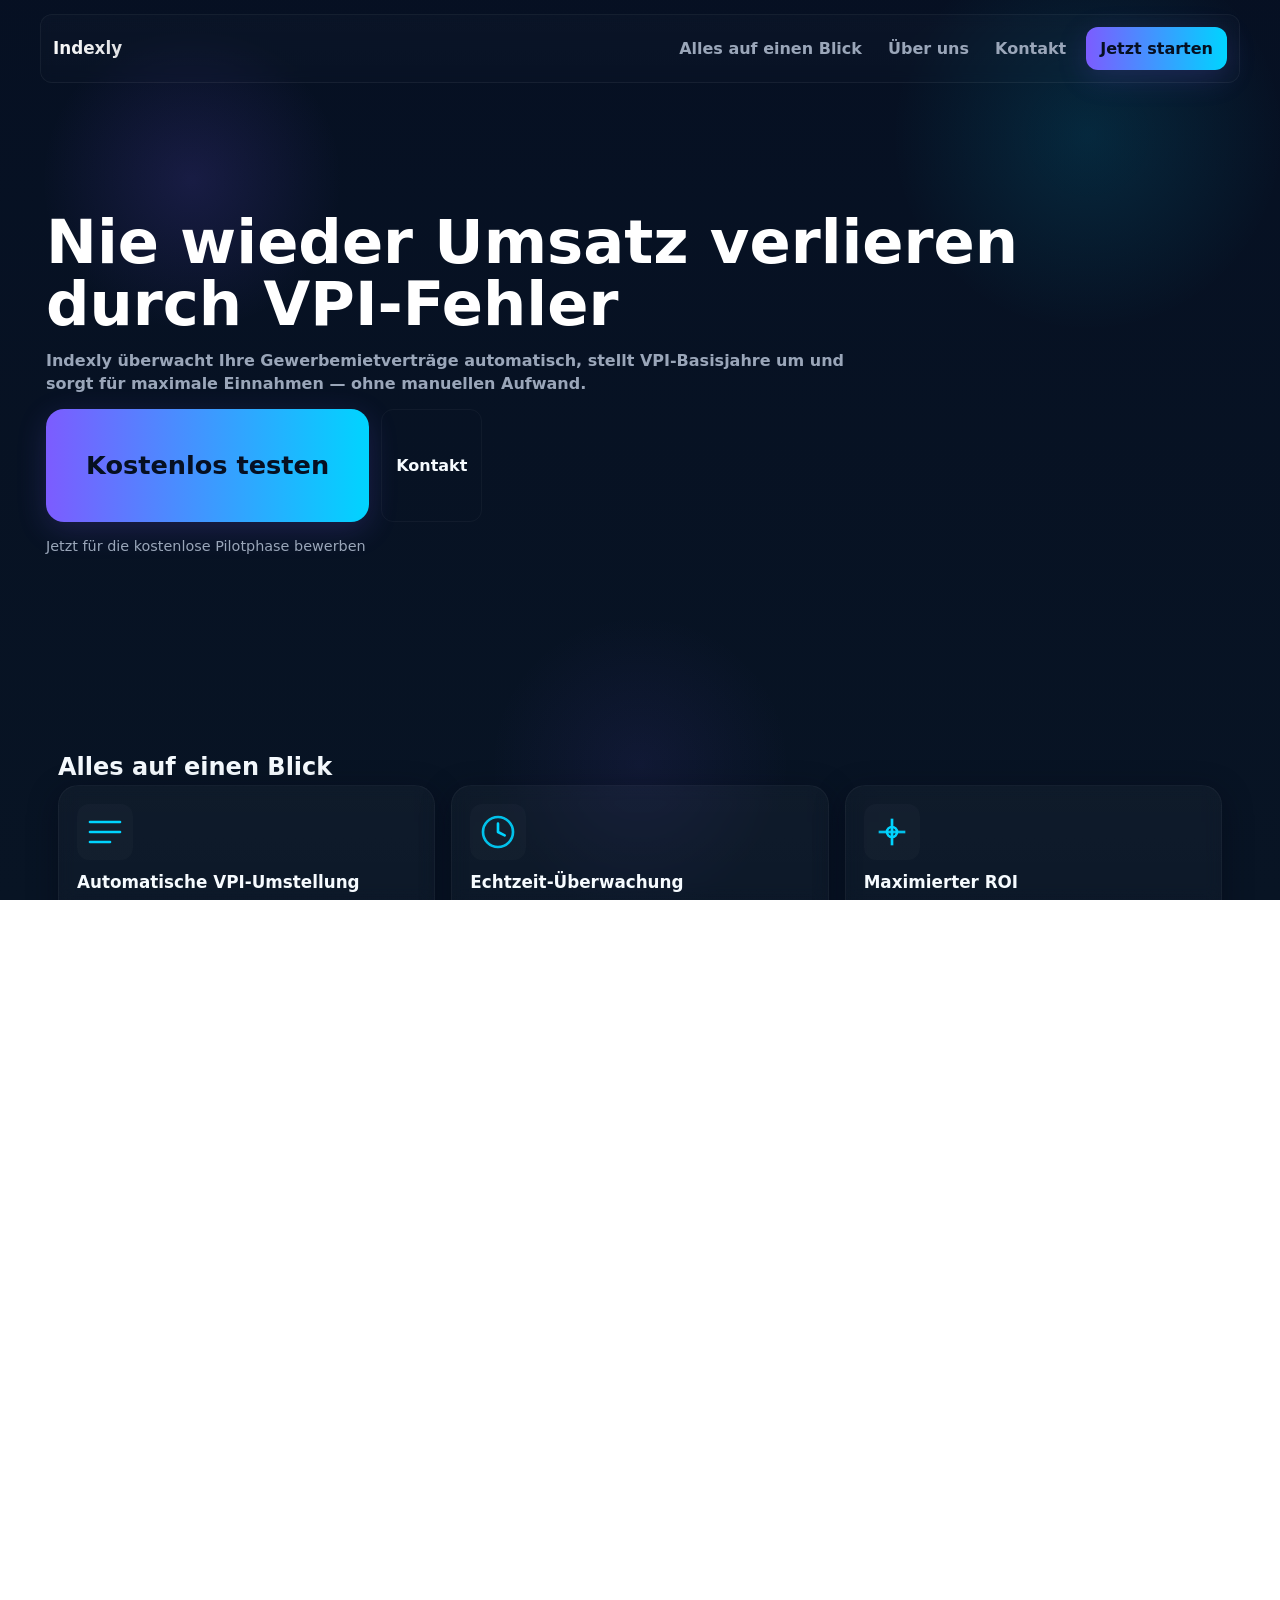
<file: index.html>
<!doctype html>
<html lang="de">
<head>
  <meta charset="utf-8" />
  <meta name="viewport" content="width=device-width,initial-scale=1" />
  <title>Indexly — Nie wieder Mietpreiserhöhungen verpassen</title>
  <meta name="description" content="Indexly überwacht Gewerbemietverträge und schützt vor VPI-Fehlern.">
  <link rel="stylesheet" href="style.css">
</head>
<body>

  <header class="site-header" id="siteHeader">
    <div class="container header-inner">
      <a class="logo" href="#">Indexly</a>

      <nav class="nav-desktop" aria-label="Hauptnavigation">
        <a href="#features" class="nav-link">Alles auf einen Blick</a>
        <a href="#überuns" class="nav-link">Über uns</a>
        <a href="#kontakt" class="nav-link">Kontakt</a>
      </nav>

      <button id="navToggle" class="nav-toggle" aria-expanded="false" aria-controls="mobileNav" aria-label="Menü öffnen">
        ☰
      </button>

      <a href="#" class="btn btn-primary">Jetzt starten</a>
    </div>

    <!-- Mobile nav overlay -->
    <div id="mobileNav" class="nav-mobile" aria-hidden="true">
      <div class="nav-mobile-inner">
        <a href="#features" class="nav-link" data-close>Alles auf einen Blick</a>
        <a href="#überuns" class="nav-link" data-close>Über uns</a>
        <a href="#kontakt" class="nav-link" data-close>Kontakt</a>
        <button class="btn btn-primary" style="width:100%; margin-top:8px;" data-close>Jetzt starten</button>
      </div>
    </div>
  </header>

  <main>
    <section class="hero section" id="hero">
      <div class="parallax" aria-hidden="true">
        <div class="parallax__layer back" data-speed="0.08"></div>
        <div class="parallax__layer mid" data-speed="0.18"></div>
      </div>

      <div class="container hero-inner">
        <h1 class="hero-title">Nie wieder Umsatz verlieren durch VPI‑Fehler</h1>
        <p class="subtitle">Indexly überwacht Ihre Gewerbemietverträge automatisch, stellt VPI‑Basisjahre um und sorgt für maximale Einnahmen — ohne manuellen Aufwand.</p>

        <div class="hero-cta">
          <a href="#" class="btn btn-primary btn-large">Kostenlos testen</a>
          <a href="#kontakt" class="btn btn-ghost">Kontakt</a>
        </div>
        <p class="small-note">Jetzt für die kostenlose Pilotphase bewerben</p>
      </div>
    </section>

    <section id="features" class="section features">
      <div class="container">
        <h2>Alles auf einen Blick</h2>
        <div class="feature-grid" id="featureGrid">
          <article class="feature-card" data-animate>
            <div class="feature-icon" aria-hidden="true">
              <!-- simple SVG icon -->
              <svg width="40" height="40" viewBox="0 0 24 24" fill="none"><path d="M3 12h18" stroke="currentColor" stroke-width="1.6" stroke-linecap="round"/><path d="M3 6h18" stroke="currentColor" stroke-width="1.6" stroke-linecap="round"/><path d="M3 18h12" stroke="currentColor" stroke-width="1.6" stroke-linecap="round"/></svg>
            </div>
            <h3 class="feature-title">Automatische VPI‑Umstellung</h3>
            <p class="feature-desc">Automatischer Wechsel des Basisjahres — keine manuellen Fehler, sofort korrekt abgerechnet.</p>
            <div class="feature-meta">Sicher • Vollautomatisch • Audit‑Trail</div>
          </article>

          <article class="feature-card" data-animate>
            <div class="feature-icon" aria-hidden="true">
              <svg width="40" height="40" viewBox="0 0 24 24" fill="none"><circle cx="12" cy="12" r="9" stroke="currentColor" stroke-width="1.6" opacity="0.9"/><path d="M12 7v5l4 2" stroke="currentColor" stroke-width="1.6" stroke-linecap="round" stroke-linejoin="round"/></svg>
            </div>
            <h3 class="feature-title">Echtzeit‑Überwachung</h3>
            <p class="feature-desc">Tägliche Prüfungen mit Benachrichtigungen bei Abweichungen — reagieren, bevor es teuer wird.</p>
            <div class="feature-meta">Alerts • Dashboards • Integrationen</div>
          </article>

          <article class="feature-card" data-animate>
            <div class="feature-icon" aria-hidden="true">
              <svg width="40" height="40" viewBox="0 0 24 24" fill="none"><path d="M12 4v16" stroke="currentColor" stroke-width="1.6"/><path d="M4 12h16" stroke="currentColor" stroke-width="1.6" opacity="0.9"/><circle cx="12" cy="12" r="3" stroke="currentColor" stroke-width="1.6"/></svg>
            </div>
            <h3 class="feature-title">Maximierter ROI</h3>
            <p class="feature-desc">Weniger Verwaltungsaufwand, bessere Abrechnungen — sofort sichtbare Erträge.</p>
            <div class="feature-meta">Skalierbar • Messbar • Transparent</div>
          </article>
        </div>
      </div>
    </section>

    <section id="überuns" class="section about">
      <div class="container">
        <h2>Über Indexly</h2>
        <p class="lead">Wir helfen Gewerbeimmobilienmanagern, keine Umsatz‑Potentiale mehr zu verlieren. Einfach. Sicher. Automatisiert.</p>
        <p class="partner-link">
          Partner: <a href="https://dppflash.de/" target="_blank" rel="noopener noreferrer">dppflash.de</a>
          — gemeinsam mit unserem Partner unterstützen wir Gebäude- und Immobilien-Experten mit smarter, praxisnaher Technologie.
        </p>
      </div>
    </section>

    <section id="kontakt" class="section contact">
      <div class="container">
        <h2>Kontakt</h2>

        <form id="contactForm" class="contact-form" novalidate>
          <div class="form-row">
            <label class="field">
              <span class="label-text">Name</span>
              <input name="name" type="text" required maxlength="100" />
            </label>
            <label class="field">
              <span class="label-text">E‑Mail</span>
              <input name="email" type="email" required maxlength="120" />
            </label>
          </div>

          <label class="field full">
            <span class="label-text">Betreff</span>
            <input name="subject" type="text" maxlength="150" />
          </label>

          <label class="field full">
            <span class="label-text">Nachricht</span>
            <textarea name="message" rows="6" required maxlength="3000"></textarea>
          </label>

          <!-- Honeypot -->
          <input type="text" name="website" style="display:none" tabindex="-1" autocomplete="off">

          <div class="form-actions">
            <button type="submit" class="btn btn-primary">Nachricht senden</button>
            <div id="contactStatus" class="form-status" aria-live="polite"></div>
          </div>

          <p class="small-note neutral">Ohne Backend öffnet das Absenden Ihr Mailprogramm (mailto). Für automatische Zustellung nutze Formspree/EmailJS.</p>
        </form>
      </div>
    </section>
  </main>

  <footer class="site-footer">
    <div class="container">
      <div class="footer-inner">
        <div class="brand">© Indexly 2025</div>
        <nav class="footer-nav">
          <a href="#features">Features</a>
          <a href="#kontakt">Kontakt</a>
          <a href="#impressum">Impressum</a>
        </nav>
      </div>

      <!-- compact impressum block -->
      <div class="footer-legal" id="impressum" style="margin-top:12px;">
        <p class="legal-line">Indexly GmbH • Musterstraße 12 • 10115 Musterstadt</p>
        <p class="legal-line">E‑Mail: <a href="mailto:kontakt@indexly.eu">kontakt@indexly.eu</a> • Handelsregister: HRB 000000 • USt‑ID: DE000000000</p>
      </div>
    </div>
  </footer>

  <script>
  // Mobile nav toggle & accessible overlay
  (function () {
    const toggle = document.getElementById('navToggle');
    const mobileNav = document.getElementById('mobileNav');
    function setOpen(open) {
      toggle.setAttribute('aria-expanded', String(Boolean(open)));
      mobileNav.setAttribute('aria-hidden', String(!open));
      document.body.classList.toggle('nav-open', open);
    }
    toggle?.addEventListener('click', () => setOpen(toggle.getAttribute('aria-expanded') === 'false'));
    mobileNav?.addEventListener('click', (e) => {
      if (e.target.matches('[data-close]') || e.currentTarget === e.target) setOpen(false);
    });
    window.addEventListener('resize', () => setOpen(false));
  })();

  // Lightweight parallax — disabled on small screens and respecting reduced motion
  (function () {
    if (window.matchMedia('(prefers-reduced-motion: reduce)').matches) return;
    const isSmall = () => window.innerWidth <= 900;
    if (isSmall()) return;
    const layers = document.querySelectorAll('.parallax__layer');
    if (!layers.length) return;
    let lastScroll = 0;
    function update() {
      const scrolled = window.scrollY;
      layers.forEach(l => {
        const speed = parseFloat(l.dataset.speed) || 0.12;
        l.style.transform = `translateY(${(scrolled * speed).toFixed(1)}px)`;
      });
    }
    window.addEventListener('scroll', () => {
      const now = window.scrollY;
      if (Math.abs(now - lastScroll) > 3) { requestAnimationFrame(update); lastScroll = now; }
    }, { passive: true });
    update();
  })();

  // Contact form (mailto fallback)
  document.getElementById('contactForm')?.addEventListener('submit', function (e) {
    e.preventDefault();
    const statusEl = document.getElementById('contactStatus');
    statusEl.textContent = '';
    const fd = new FormData(this);
    if (fd.get('website')) { statusEl.textContent = 'Fehler beim Absenden.'; return; }
    if (!fd.get('name') || !fd.get('email') || !fd.get('message')) { statusEl.textContent = 'Bitte Pflichtfelder füllen.'; return; }
    const to = 'kontakt@indexly.eu';
    const subject = encodeURIComponent((fd.get('subject') || `Kontakt von ${fd.get('name')}`));
    const body = encodeURIComponent(`Name: ${fd.get('name')}\nE-Mail: ${fd.get('email')}\n\n${fd.get('message')}`);
    // Use location.href so mobile opens mail client — long messages may be truncated by URL limits
    window.location.href = `mailto:${to}?subject=${subject}&body=${body}`;
  });

  // Reveal animations for feature-cards (mobile friendly + reduced motion safe)
  (function () {
    if (window.matchMedia('(prefers-reduced-motion: reduce)').matches) return;
    const cards = document.querySelectorAll('[data-animate]');
    if (!('IntersectionObserver' in window)) {
      cards.forEach(c => c.classList.add('reveal'));
      return;
    }
    const obs = new IntersectionObserver((entries, o) => {
      entries.forEach((e) => {
        if (e.isIntersecting) {
          e.target.classList.add('reveal');
          o.unobserve(e.target);
        }
      });
    }, { threshold: 0.18 });
    cards.forEach(c => obs.observe(c));
  })();
  </script>
</body>
</html>
</file>
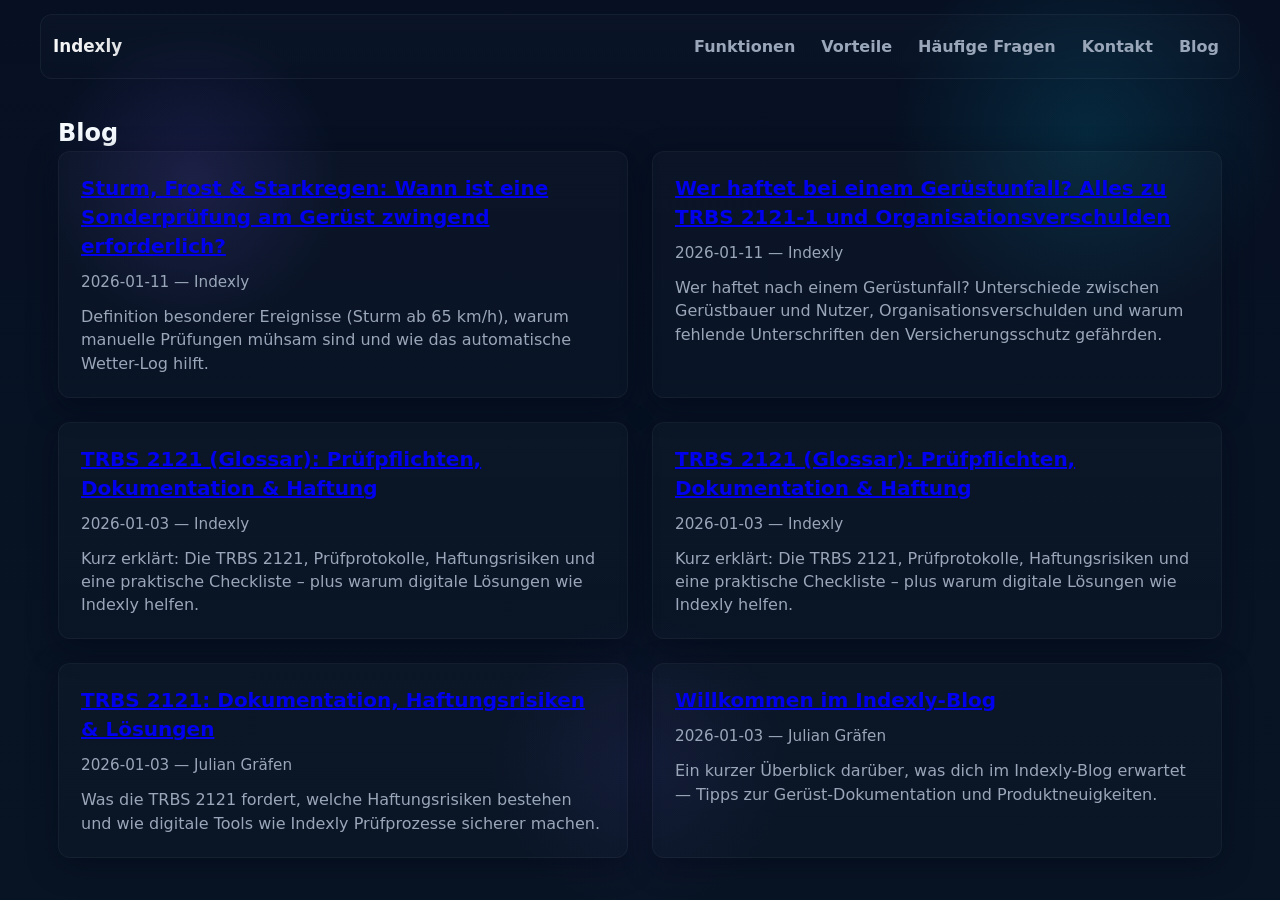
<file: blog/index.html>
<!doctype html>
<html lang="de">
<head>
  <meta charset="utf-8" />
  <meta name="viewport" content="width=device-width,initial-scale=1" />
  <title>Blog — Indexly</title>
  <link rel="stylesheet" href="../style.css">
</head>
<body>
  <header class="site-header">
    <div class="container header-inner">
      <a class="logo" href="/">Indexly</a>

      <nav class="nav-desktop" aria-label="Hauptnavigation">
        <a class="nav-link" href="/#funktionen">Funktionen</a> <a class="nav-link" href="/#vorteile">Vorteile</a>
        <a class="nav-link" href="/#faq">Häufige Fragen</a>
        <a class="nav-link" href="/#kontakt">Kontakt</a>
        <a class="nav-link" href="/blog/">Blog</a>
      </nav>

      <button id="navOpenBtn" class="nav-toggle" aria-expanded="false" aria-controls="mobileMenu" aria-label="Menü öffnen">☰</button>

      <div class="nav-mobile" id="mobileMenu" role="dialog" aria-modal="true" aria-hidden="true">
        <div class="nav-mobile-inner">
          <button id="navCloseBtn" class="nav-close" aria-label="Schließen">Schließen</button>
          <nav class="mobile-links">
            <a class="nav-link" href="/#funktionen">Funktionen</a>
            <a class="nav-link" href="/#vorteile">Vorteile</a>
            <a class="nav-link" href="/#faq">Häufige Fragen</a>
            <a class="nav-link" href="/#kontakt">Kontakt</a>
            <a class="nav-link" href="/blog/">Blog</a>
          </nav>
        </div>
      </div>
    </div>
  </header>

  <main>
    <section class="section">
      <div class="container">
        <h1>Blog</h1>
        <div id="posts" class="post-list">
        </div>
      </div>
    </section>
  </main>

  <script>
    // Lade posts.json und rendere die Liste
    fetch('posts.json')
      .then(res => {
        if (!res.ok) throw new Error('posts.json nicht gefunden');
        return res.json();
      })
      .then(posts => {
        const container = document.getElementById('posts');
        container.innerHTML = '';
        posts.forEach(p => {
          const article = document.createElement('article');
          article.innerHTML = `
            <h2><a href="${p.url}">${p.title}</a></h2>
            <p class="post-meta">${p.date} — ${p.author || 'Indexly'}</p>
            <p class="post-excerpt">${p.excerpt}</p>
          `;
          container.appendChild(article);
        });
      })
      .catch(err => {
        document.getElementById('posts').innerHTML = '<p class="small-note">Fehler beim Laden der Beiträge.</p>';
        console.error(err);
      });
  </script>

  <script>
    (function(){
      const openBtn = document.getElementById('navOpenBtn');
      const closeBtn = document.getElementById('navCloseBtn');
      const mobile = document.getElementById('mobileMenu');
      function open(){ document.body.classList.add('nav-open'); mobile.setAttribute('aria-hidden','false'); openBtn?.setAttribute('aria-expanded','true'); closeBtn?.focus(); }
      function close(){ document.body.classList.remove('nav-open'); mobile.setAttribute('aria-hidden','true'); openBtn?.setAttribute('aria-expanded','false'); openBtn?.focus(); }
      openBtn?.addEventListener('click', open);
      closeBtn?.addEventListener('click', close);
      document.querySelectorAll('.nav-mobile .nav-link').forEach(a=>a.addEventListener('click', close));
      document.addEventListener('keydown', e=>{ if(e.key === 'Escape') close(); });
    })();
  </script>
</body>
</html>
</body>
</html>
</file>
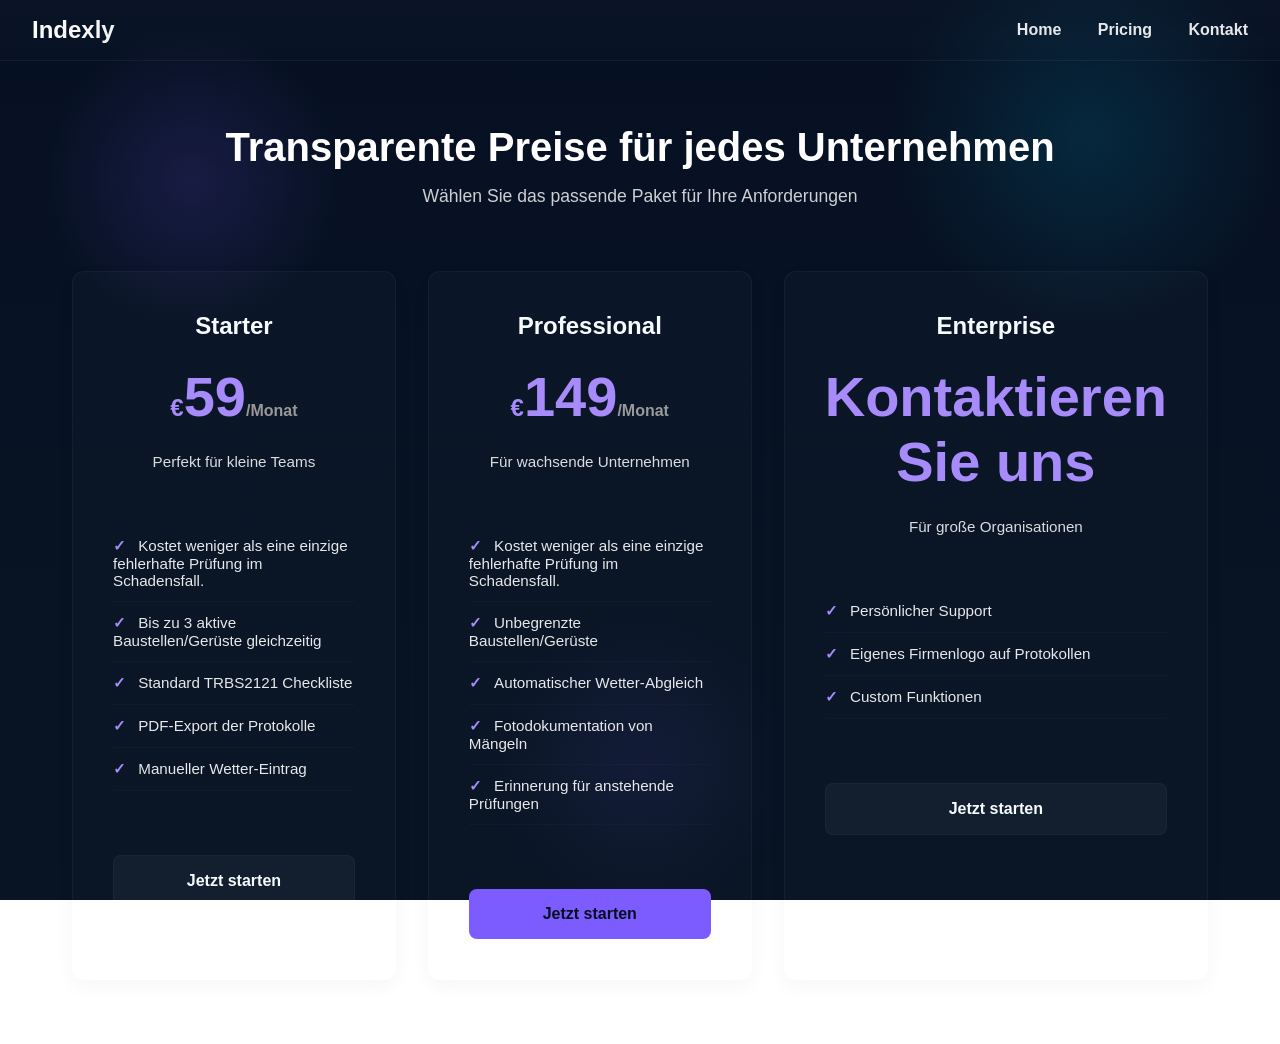
<file: pricing/index.html>
<!DOCTYPE html>
<html lang="de">
<head>
    <meta charset="UTF-8">
    <meta name="viewport" content="width=device-width, initial-scale=1.0">
    <title>Pricing - Indexly</title>
    <style>
        * {
            margin: 0;
            padding: 0;
            box-sizing: border-box;
        }

        body {
            font-family: -apple-system, BlinkMacSystemFont, 'Segoe UI', Roboto, Oxygen, Ubuntu, Cantarell, sans-serif;
            color: #F6FBFF;
            background:
                radial-gradient(circle 600px at 15% 20%, rgba(124,92,255,0.15), transparent 25%),
                radial-gradient(circle 700px at 85% 15%, rgba(0,212,255,0.12), transparent 28%),
                radial-gradient(circle 500px at 50% 85%, rgba(124,92,255,0.08), transparent 30%),
                linear-gradient(180deg, hsl(219,70%,8%), #081424);
            background-attachment: fixed;
        }

        /* Navbar */
        nav {
            position: sticky;
            top: 0;
            background: linear-gradient(180deg, rgba(255,255,255,0.02), rgba(255,255,255,0.01));
            border-bottom: 1px solid rgba(255,255,255,0.04);
            padding: 1rem 2rem;
            display: flex;
            justify-content: space-between;
            align-items: center;
            z-index: 1000;
            backdrop-filter: blur(6px);
        }

        .logo {
            font-size: 1.5rem;
            font-weight: bold;
            color: #ffffff;
            -webkit-background-clip: text;
            background-clip: text;
            color: transparent;
            background-image: linear-gradient(90deg,#ffffff,#f0f0f0);
        }

        nav a {
            color: rgba(255,255,255,0.9);
            text-decoration: none;
            margin-left: 2rem;
            transition: color 0.3s;
            font-weight:700;
        }

        nav a:hover {
            color: #7C5CFF;
        }

        /* Main Content */
        .container {
            max-width: 1200px;
            margin: 4rem auto;
            padding: 0 2rem;
        }

        h1 {
            text-align: center;
            font-size: 2.5rem;
            margin-bottom: 1rem;
            color: #fff;
        }

        .subtitle {
            text-align: center;
            font-size: 1.1rem;
            color: rgba(255,255,255,0.8);
            margin-bottom: 4rem;
        }

        /* Pricing Cards */
        .pricing-grid {
            display: grid;
            grid-template-columns: repeat(3, 1fr);
            gap: 2rem;
            margin-top: 3rem;
        }

        .pricing-card {
            border: 1px solid rgba(255,255,255,0.04);
            border-radius: 12px;
            padding: 2.5rem;
            text-align: center;
            transition: all 0.3s ease;
            cursor: pointer;
            background: linear-gradient(180deg, rgba(255,255,255,0.02), rgba(255,255,255,0.01));
            color: #F6FBFF;
            box-shadow: 0 6px 20px rgba(2,6,23,0.04);
        }

        .pricing-card:hover {
            border-color: rgba(124,92,255,0.14);
            box-shadow: 0 16px 50px rgba(2,6,23,0.12);
            transform: translateY(-4px);
        }

        .plan-name {
            font-size: 1.5rem;
            font-weight: 600;
            margin-bottom: 1.5rem;
            color: #F6FBFF;
        }

        .price {
            font-size: 3.5rem;
            font-weight: 700;
            color: #A78BFA;
            margin: 1.5rem 0;
        }

        .price-currency {
            font-size: 1.5rem;
        }

        .price-period {
            font-size: 1rem;
            color: #999;
            margin-top: 0.5rem;
        }

        .price-description {
            color: rgba(255,255,255,0.85);
            font-size: 0.95rem;
            margin: 1.5rem 0 2rem;
            min-height: 2.5rem;
        }

        .features {
            text-align: left;
            margin: 2rem 0;
            font-size: 0.95rem;
            color: rgba(255,255,255,0.9);
        }

        .features li {
            list-style: none;
            padding: 0.75rem 0;
            border-bottom: 1px solid rgba(255,255,255,0.02);
        }

        .features li:before {
            content: "✓ ";
            color: #A78BFA;
            font-weight: bold;
            margin-right: 0.5rem;
        }

        .btn {
            width: 100%;
            padding: 1rem;
            margin-top: 2rem;
            border: none;
            border-radius: 8px;
            font-size: 1rem;
            font-weight: 600;
            cursor: pointer;
            transition: all 0.3s;
        }

        .btn-primary {
            background-color: #7C5CFF;
            color: #061022;
        }

        .btn-primary:hover {
            background-color: #6a46f5;
        }

        .btn-secondary {
            background-color: rgba(255,255,255,0.04);
            color: #F6FBFF;
            border: 1px solid rgba(255,255,255,0.03);
        }

        .btn-secondary:hover {
            background-color: rgba(255,255,255,0.06);
        }

        /* Modal */
        .modal {
            display: none;
            position: fixed;
            top: 0;
            left: 0;
            width: 100%;
            height: 100%;
            background-color: rgba(0, 0, 0, 0.5);
            justify-content: center;
            align-items: center;
            z-index: 2000;
        }

        .modal.active {
            display: flex;
        }

        .modal-content {
            background-color: white;
            padding: 3rem;
            border-radius: 12px;
            text-align: center;
            max-width: 500px;
            box-shadow: 0 20px 60px rgba(0, 0, 0, 0.3);
        }

        .modal-content h2 {
            font-size: 1.8rem;
            margin-bottom: 1rem;
            color: #1a1a1a;
        }

        .modal-content p {
            font-size: 1.1rem;
            color: #666;
            margin-bottom: 2rem;
            line-height: 1.6;
        }

        .modal-content .btn {
            margin-top: 1rem;
        }

        .close-btn {
            position: absolute;
            top: 1rem;
            right: 1rem;
            background: none;
            border: none;
            font-size: 1.5rem;
            cursor: pointer;
            color: #999;
        }

        @media (max-width: 768px) {
            .pricing-grid {
                grid-template-columns: 1fr;
            }

            h1 {
                font-size: 1.8rem;
            }

            .price {
                font-size: 2.5rem;
            }
        }
    </style>
</head>
<body>
    <!-- Navbar -->
    <nav>
        <div class="logo">Indexly</div>
        <div>
            <a href="/">Home</a>
            <a href="/pricing">Pricing</a>
            <a href="#contact">Kontakt</a>
        </div>
    </nav>

    <!-- Main Content -->
    <div class="container">
        <h1>Transparente Preise für jedes Unternehmen</h1>
        <p class="subtitle">Wählen Sie das passende Paket für Ihre Anforderungen</p>

        <!-- Pricing Cards -->
        <div class="pricing-grid">
            <!-- Starter -->
            <div class="pricing-card">
                <h3 class="plan-name">Starter</h3>
                <div class="price"><span class="price-currency">€</span>59<span class="price-period">/Monat</span></div>
                <p class="price-description">Perfekt für kleine Teams</p>
                <ul class="features">
                                        <li>Kostet weniger als eine einzige fehlerhafte Prüfung im Schadensfall.</li>

                    <li>Bis zu 3 aktive Baustellen/Gerüste gleichzeitig</li>
                    <li>Standard TRBS2121 Checkliste</li>
                    <li>PDF-Export der Protokolle</li>
                    <li>Manueller Wetter-Eintrag</li>
                </ul>
                <button class="btn btn-secondary" onclick="openModal('Starter')">Jetzt starten</button>
            </div>

            <!-- Professional -->
            <div class="pricing-card">
                <h3 class="plan-name">Professional</h3>
                <div class="price"><span class="price-currency">€</span>149<span class="price-period">/Monat</span></div>
                <p class="price-description">Für wachsende Unternehmen</p>
                <ul class="features">
                    <li>Kostet weniger als eine einzige fehlerhafte Prüfung im Schadensfall.</li>
                    <li>Unbegrenzte Baustellen/Gerüste</li>
                    <li>Automatischer Wetter-Abgleich</li>
                    <li>Fotodokumentation von Mängeln</li>
                    <li>Erinnerung für anstehende Prüfungen</li>
                </ul>
                <button class="btn btn-primary" onclick="openModal('Professional')">Jetzt starten</button>
            </div>

            <!-- Enterprise -->
            <div class="pricing-card">
                <h3 class="plan-name">Enterprise</h3>
                <div class="price"><span class="price-currency"></span>Kontaktieren Sie uns</div>
                <p class="price-description">Für große Organisationen</p>
                <ul class="features">
                    <li>Persönlicher Support</li>
                    <li>Eigenes Firmenlogo auf Protokollen</li>
                    <li>Custom Funktionen</li>
                </ul>
                <button class="btn btn-secondary" onclick="openModal('Enterprise')">Jetzt starten</button>
            </div>
        </div>
    </div>

    <!-- Modal -->
    <div class="modal" id="modal">
        <div class="modal-content">
            <button class="close-btn" onclick="closeModal()">×</button>
            <h2>Willkommen!</h2>
            <p>Wir suchen Unternehmen für die kostenlose Pilotphase:</p>
            <button class="btn btn-primary" onclick="closeModal()">Melden Sie sich unter: kontakt@indexly.eu</button>
        </div>
    </div>

    <script>
        function openModal(plan) {
            document.getElementById('modal').classList.add('active');
        }

        function closeModal() {
            document.getElementById('modal').classList.remove('active');
        }

        window.onclick = function(event) {
            const modal = document.getElementById('modal');
            if (event.target === modal) {
                closeModal();
            }
        }
    </script>
</body>
</html>
</file>
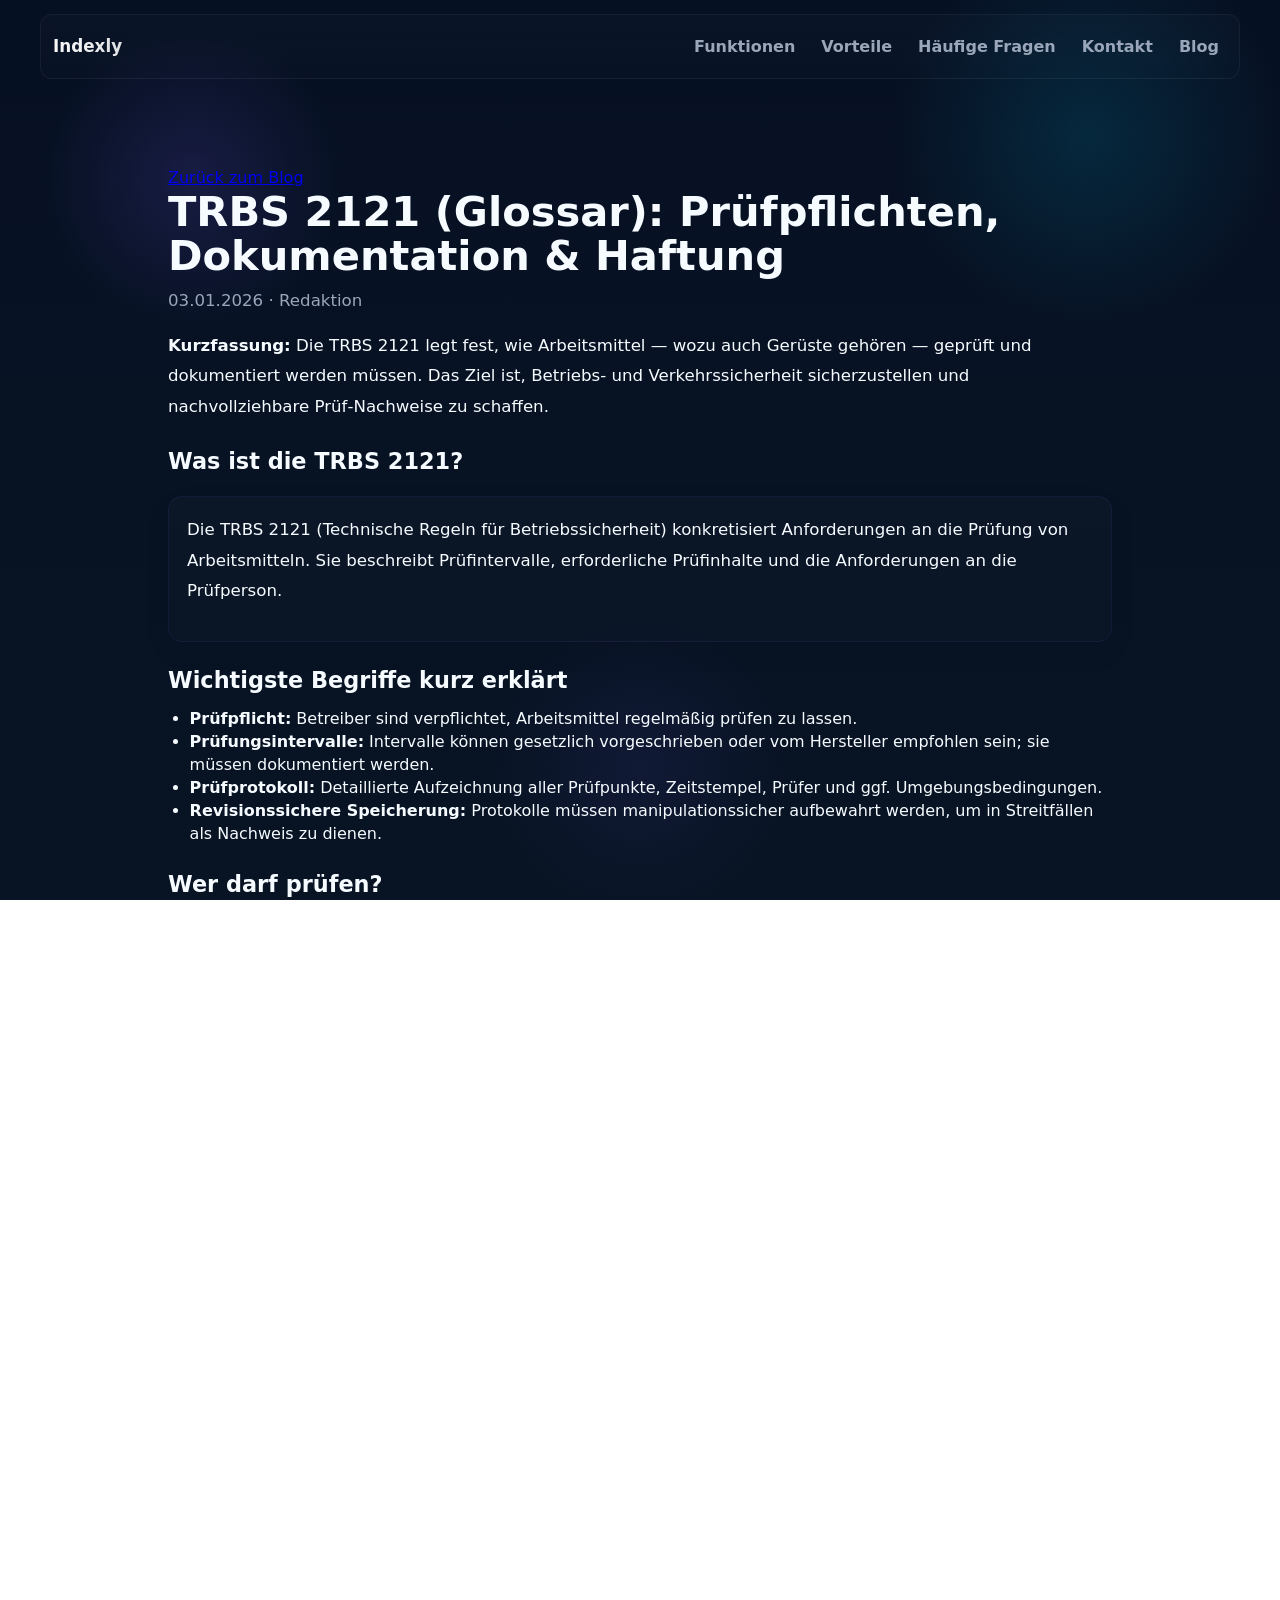
<file: blog/2026-01-03-trbs-2121-glossar.html>
<!doctype html>
<html lang="de">
<head>
  <meta charset="utf-8" />
  <meta name="viewport" content="width=device-width,initial-scale=1" />
  <title>TRBS 2121 (Glossar): Prüfpflichten, Dokumentation & Haftung</title>
  <meta name="description" content="TRBS 2121 verständlich erklärt: Wer prüfen muss, welche Dokumentation nötig ist, typische Haftungsrisiken und eine praktische Checkliste. Plus: warum digitale Lösungen wie Indexly helfen." />
  <link rel="canonical" href="https://www.indexly.eu/blog/2026-01-03-trbs-2121-glossar.html" />
  <meta property="og:title" content="TRBS 2121 (Glossar): Prüfpflichten, Dokumentation & Haftung">
  <meta property="og:description" content="Kurz und präzise: Was die TRBS 2121 fordert, worauf Prüfer achten müssen und wie eine digitale Dokumentation Haftungsrisiken reduziert.">
  <meta property="og:type" content="article">
  <link rel="stylesheet" href="../style.css">
</head>
<body>
  <header class="site-header">
    <div class="container header-inner">
      <a class="logo" href="/">Indexly</a>

      <nav class="nav-desktop" aria-label="Hauptnavigation">
        <a class="nav-link" href="/#funktionen">Funktionen</a> <a class="nav-link" href="/#vorteile">Vorteile</a>
        <a class="nav-link" href="/#faq">Häufige Fragen</a>
        <a class="nav-link" href="/#kontakt">Kontakt</a>
        <a class="nav-link" href="/blog/">Blog</a>
      </nav>

      <button id="navOpenBtn" class="nav-toggle" aria-expanded="false" aria-controls="mobileMenu" aria-label="Menü öffnen">☰</button>

      <div class="nav-mobile" id="mobileMenu" role="dialog" aria-modal="true" aria-hidden="true">
        <div class="nav-mobile-inner">
          <button id="navCloseBtn" class="nav-close" aria-label="Schließen">Schließen</button>
          <nav class="mobile-links">
            <a class="nav-link" href="/#funktionen">Funktionen</a>
            <a class="nav-link" href="/#vorteile">Vorteile</a>
            <a class="nav-link" href="/#faq">Häufige Fragen</a>
            <a class="nav-link" href="/#kontakt">Kontakt</a>
            <a class="nav-link" href="/blog/">Blog</a>
          </nav>
        </div>
      </div>
    </div>
  </header>

  <main>
    <section class="section">
      <div class="container">
      <article class="post-article">
        <a href="/blog/">Zurück zum Blog</a>
        <h1>TRBS 2121 (Glossar): Prüfpflichten, Dokumentation & Haftung</h1>
        <p class="post-meta">03.01.2026 · Redaktion</p>

        <p><strong>Kurzfassung:</strong> Die TRBS 2121 legt fest, wie Arbeitsmittel — wozu auch Gerüste gehören — geprüft und dokumentiert werden müssen. Das Ziel ist, Betriebs‑ und Verkehrssicherheit sicherzustellen und nachvollziehbare Prüf‑Nachweise zu schaffen.</p>

        <h2>Was ist die TRBS 2121?</h2>
        <div class="text-panel">
        <p>Die TRBS 2121 (Technische Regeln für Betriebssicherheit) konkretisiert Anforderungen an die Prüfung von Arbeitsmitteln. Sie beschreibt Prüfintervalle, erforderliche Prüfinhalte und die Anforderungen an die Prüfperson.</p>
        </div>

        <h2>Wichtigste Begriffe kurz erklärt</h2>
        <ul>
          <li><strong>Prüfpflicht:</strong> Betreiber sind verpflichtet, Arbeitsmittel regelmäßig prüfen zu lassen.</li>
          <li><strong>Prüfungsintervalle:</strong> Intervalle können gesetzlich vorgeschrieben oder vom Hersteller empfohlen sein; sie müssen dokumentiert werden.</li>
          <li><strong>Prüfprotokoll:</strong> Detaillierte Aufzeichnung aller Prüfpunkte, Zeitstempel, Prüfer und ggf. Umgebungsbedingungen.</li>
          <li><strong>Revisionssichere Speicherung:</strong> Protokolle müssen manipulationssicher aufbewahrt werden, um in Streitfällen als Nachweis zu dienen.</li>
        </ul>

        <h2>Wer darf prüfen?</h2>
        <div class="text-panel">
        <p>Prüfungen müssen durch befähigte Personen oder sachkundige Prüfkräfte erfolgen. Die TRBS verlangt Nachweis der Befähigung und Dokumentation, wer geprüft hat.</p>
        </div>

        <h2>Was gehört in ein Prüfprotokoll?</h2>
        <div class="text-panel">
        <ol>
          <li>Datum &amp; Uhrzeit der Prüfung</li>
          <li>Prüfender (Name / ID)</li>
          <li>Standort / Identifikator des Arbeitsmittels (z. B. QR‑Code)</li>
          <li>Ergebnis je Prüfkriterium (ok / Mangel / provisorisch)</li>
          <li>Fotos, Messwerte &amp; ergänzende Notizen</li>
          <li>Unterschrift oder elektronische Signatur</li>
        </ol>
        </div>

        <h2>Typische Haftungsrisiken</h2>
        <p>Unvollständige oder verlorene Prüfprotokolle können Bußgelder und Schadensersatzforderungen nach sich ziehen. Bei Unfällen wird geprüft, ob die vorgeschriebenen Prüfungen ordnungsgemäß dokumentiert wurden — lückenhafte Nachweise verschlechtern die Verteidigungsposition erheblich.</p>

        <h2>Praktische Checkliste für Prüfungen</h2>
        <ul>
          <li>Vor der Prüfung: Arbeitsschutzunterweisung &amp; Untereinweisung der Prüfer</li>
          <li>Während der Prüfung: vollständige Erfassung aller Prüfpunkte, Standort, Wetter (falls relevant)</li>
          <li>Nach der Prüfung: Prüfbericht speichern, Mängel protokollieren, Maßnahmen einleiten</li>
        </ul>

        <h2>FAQ – Kurz</h2>
        <details>
          <summary>Müssen Papierprotokolle weiterhin aufbewahrt werden?</summary>
          <p>Digitale, manipulationssichere Protokolle sind in der Regel ausreichend — wichtig ist die revisionssichere Speicherung und Nachvollziehbarkeit.</p>
        </details>

        <details>
          <summary>Wie lange müssen Prüfprotokolle aufbewahrt werden?</summary>
          <p>Aufbewahrungsfristen können je nach Branche und Rechtslage variieren; empfehlenwert ist eine langfristige Aufbewahrung (mehrere Jahre).</p>
        </details>

        <h2>Warum eine digitale Lösung wie Indexly besser ist</h2>
        <p>Digitale Lösungen reduzieren manuelle Fehler, sorgen für automatische Zeitstempel und Standortdaten und speichern Protokolle manipulationssicher. Indexly bietet unter anderem:</p>
        <ul>
          <li>Automatische Erfassung von Zeit, Standort und Wetterdaten</li>
          <li>QR‑Code‑basierte Identifikation von Gerüsten</li>
          <li>Revisionssichere Speicherung und Exportfunktionen für Behörden und Versicherungen</li>
          <li>Einfaches Nachverfolgen von Mängeln und Maßnahmen</li>
        </ul>

        <p>Interessiert an einer Demo? Kontaktieren Sie uns unter kontakt@indexly.eu und starten Sie eine kostenlose Pilotphase.</p>
      </article>
      </div>
    </section>
  </main>

  <script>
    (function(){
      const openBtn = document.getElementById('navOpenBtn');
      const closeBtn = document.getElementById('navCloseBtn');
      const mobile = document.getElementById('mobileMenu');
      function open(){ document.body.classList.add('nav-open'); mobile.setAttribute('aria-hidden','false'); openBtn?.setAttribute('aria-expanded','true'); closeBtn?.focus(); }
      function close(){ document.body.classList.remove('nav-open'); mobile.setAttribute('aria-hidden','true'); openBtn?.setAttribute('aria-expanded','false'); openBtn?.focus(); }
      openBtn?.addEventListener('click', open);
      closeBtn?.addEventListener('click', close);
      document.querySelectorAll('.nav-mobile .nav-link').forEach(a=>a.addEventListener('click', close));
      document.addEventListener('keydown', e=>{ if(e.key === 'Escape') close(); });
    })();
  </script>

  <script type="application/ld+json">
  {
    "@context": "https://schema.org",
    "@type": "BlogPosting",
    "headline": "TRBS 2121 (Glossar): Prüfpflichten, Dokumentation & Haftung",
    "datePublished": "2026-01-03",
    "author": {"@type": "Organization", "name": "Indexly"},
    "description": "TRBS 2121 verständlich erklärt: wer prüfen muss, welche Dokumentation nötig ist und wie digitale Tools Haftungsrisiken reduzieren.",
    "mainEntityOfPage": {"@type":"WebPage","@id":"https://www.indexly.eu/blog/2026-01-03-trbs-2121-glossar.html"}
  }
  </script>
</body>
</html>
</file>
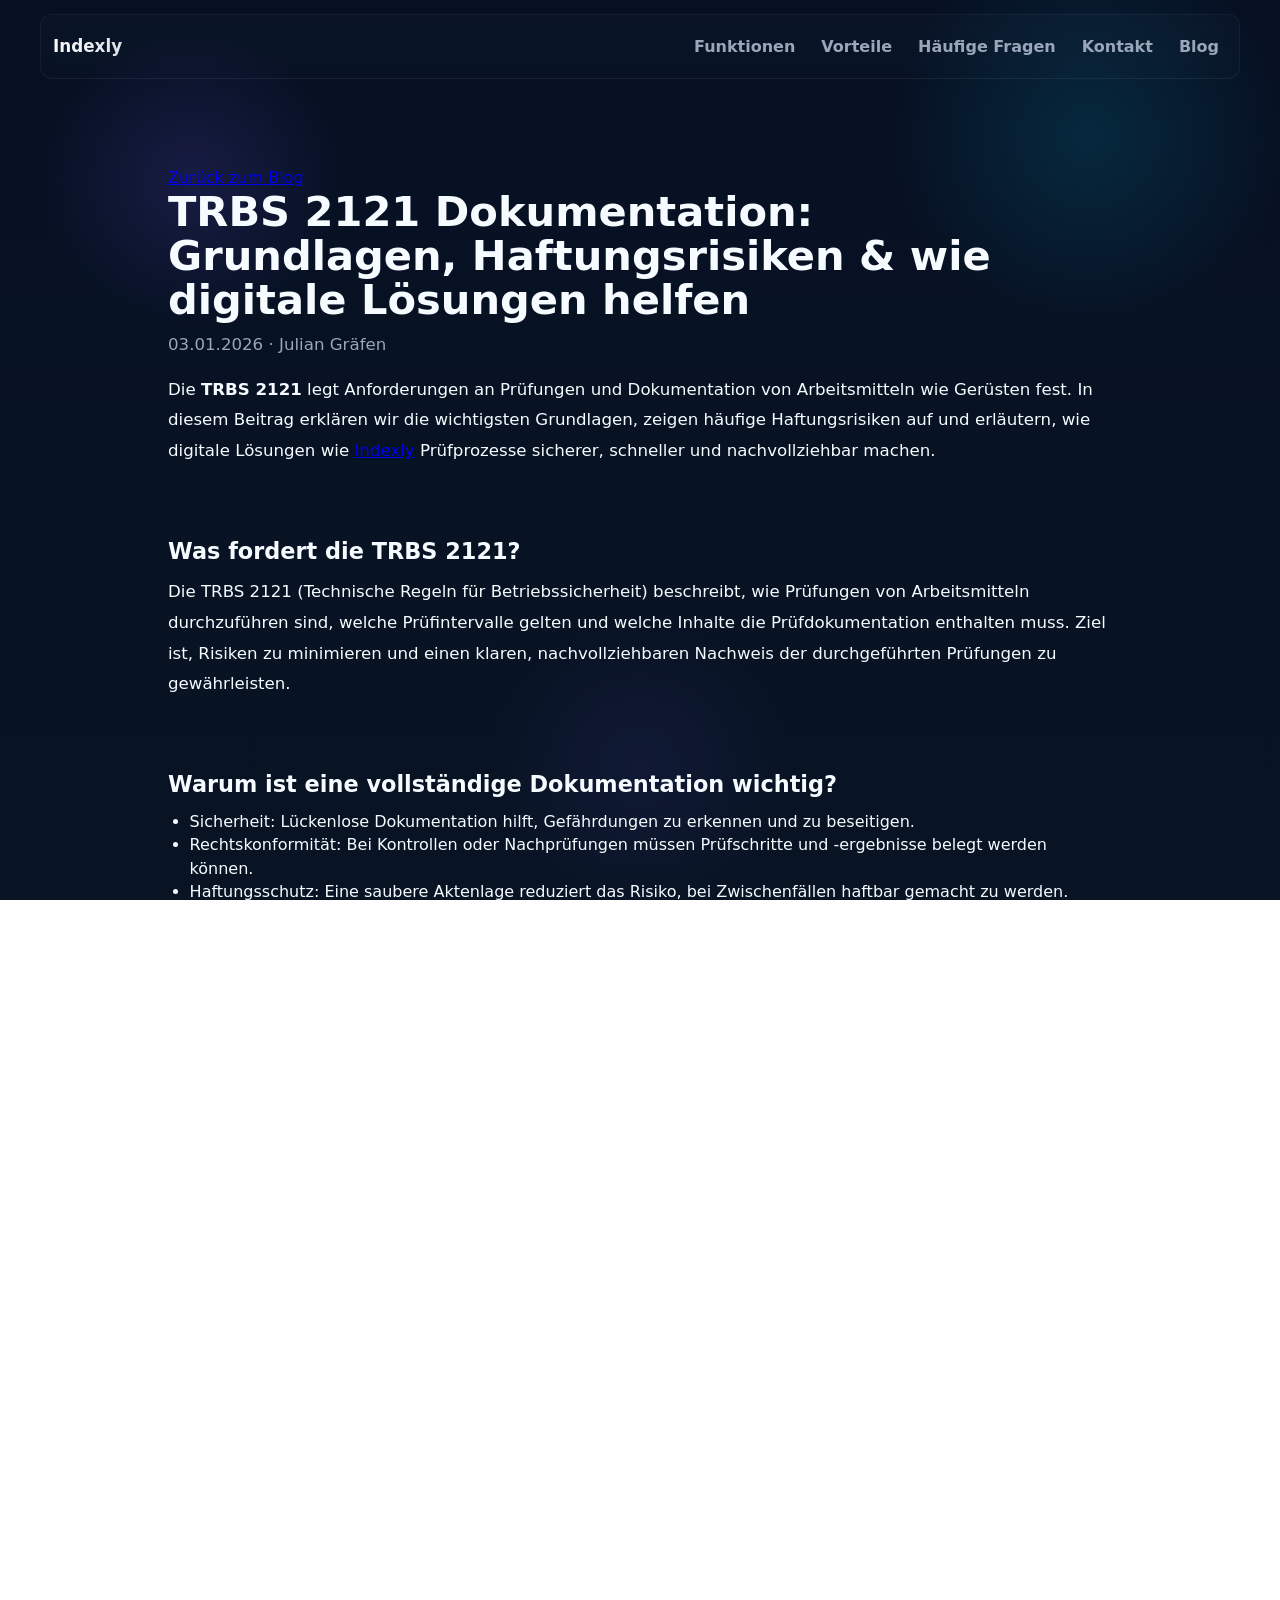
<file: blog/2026-01-03-trbs2121-dokumentation.html>
<!doctype html>
<html lang="de">
<head>
  <meta charset="utf-8" />
  <meta name="viewport" content="width=device-width,initial-scale=1" />
  <title>TRBS 2121 Dokumentation: Grundlagen, Haftungsrisiken & Lösungen</title>
  <meta name="description" content="Alles zur TRBS 2121 Dokumentation: rechtliche Grundlagen, typische Haftungsrisiken und wie digitale Tools wie Indexly Prüfprozesse sicherer und effizienter machen." />
  <link rel="canonical" href="https://www.indexly.eu/blog/2026-01-03-trbs2121-dokumentation.html" />
  <meta property="og:title" content="TRBS 2121 Dokumentation: Grundlagen, Haftungsrisiken & Lösungen">
  <meta property="og:description" content="Rechtssichere Gerüstprüfung: Was die TRBS 2121 fordert, welche Haftungsfallen drohen und wie Indexly die Dokumentation vereinfacht.">
  <meta property="og:type" content="article">
  <link rel="stylesheet" href="../style.css">
</head>
<body>
  <header class="site-header">
    <div class="container header-inner">
      <a class="logo" href="/">Indexly</a>

      <nav class="nav-desktop" aria-label="Hauptnavigation">
        <a class="nav-link" href="/#funktionen">Funktionen</a> <a class="nav-link" href="/#vorteile">Vorteile</a>
        <a class="nav-link" href="/#faq">Häufige Fragen</a>
        <a class="nav-link" href="/#kontakt">Kontakt</a>
        <a class="nav-link" href="/blog/">Blog</a>
      </nav>

      <button id="navOpenBtn" class="nav-toggle" aria-expanded="false" aria-controls="mobileMenu" aria-label="Menü öffnen">☰</button>

      <div class="nav-mobile" id="mobileMenu" role="dialog" aria-modal="true" aria-hidden="true">
        <div class="nav-mobile-inner">
          <button id="navCloseBtn" class="nav-close" aria-label="Schließen">Schließen</button>
          <nav class="mobile-links">
            <a class="nav-link" href="/#funktionen">Funktionen</a>
            <a class="nav-link" href="/#vorteile">Vorteile</a>
            <a class="nav-link" href="/#faq">Häufige Fragen</a>
            <a class="nav-link" href="/#kontakt">Kontakt</a>
            <a class="nav-link" href="/blog/">Blog</a>
          </nav>
          <p class="nav-note small-note">Tippe einen Link an, um das Menü zu schließen.</p>
        </div>
      </div>
    </div>
  </header>

  <main>
    <section class="section">
      <div class="container">
      <article class="post-article">
        <a href="/blog/"> Zurück zum Blog</a>
        <h1>TRBS 2121 Dokumentation: Grundlagen, Haftungsrisiken & wie digitale Lösungen helfen</h1>
        <p class="post-meta">03.01.2026 · Julian Gräfen</p>

        <p>Die <strong>TRBS 2121</strong> legt Anforderungen an Prüfungen und Dokumentation von Arbeitsmitteln wie Gerüsten fest. In diesem Beitrag erklären wir die wichtigsten Grundlagen, zeigen häufige Haftungsrisiken auf und erläutern, wie digitale Lösungen wie <a href="/">Indexly</a> Prüfprozesse sicherer, schneller und nachvollziehbar machen.</p>
        <br>
        <h2>Was fordert die TRBS 2121?</h2>
        <p>Die TRBS 2121 (Technische Regeln für Betriebssicherheit) beschreibt, wie Prüfungen von Arbeitsmitteln durchzuführen sind, welche Prüfintervalle gelten und welche Inhalte die Prüfdokumentation enthalten muss. Ziel ist, Risiken zu minimieren und einen klaren, nachvollziehbaren Nachweis der durchgeführten Prüfungen zu gewährleisten.</p>
        <br>

        <h2>Warum ist eine vollständige Dokumentation wichtig?</h2>
        <ul>
          <li>Sicherheit: Lückenlose Dokumentation hilft, Gefährdungen zu erkennen und zu beseitigen.</li>
          <li>Rechtskonformität: Bei Kontrollen oder Nachprüfungen müssen Prüfschritte und -ergebnisse belegt werden können.</li>
          <li>Haftungsschutz: Eine saubere Aktenlage reduziert das Risiko, bei Zwischenfällen haftbar gemacht zu werden.</li>
        </ul>
        <br>

        <h2>Typische Haftungsrisiken</h2>
        <p>Einfache Fehler in der Dokumentation können weitreichende Folgen haben:</p>
        <ul>
          <li>Unvollständige Prüfberichte ohne Zeitstempel oder Prüfstandort erschweren Nachweise.</li>
          <li>Manuelle Einträge können manipuliert oder verloren werden — das schwächt die Beweiskraft.</li>
          <li>Fehlerhafte oder fehlende Wetterdaten (bei sturmgefährdeten Gerüsten) können Haftungsfragen verschärfen.</li>
        </ul>
        <br>

        <h2>Best Practices für Prüfer</h2>
        <ol>
          <li>Dokumentiere jeden Prüfpunkt vollständig und mit Datum/Uhrzeit.</li>
          <li>Nutze eindeutige Identifikatoren (z. B. QR-Code für jedes Gerüst).</li>
          <li>Bewahre Prüfprotokolle revisionssicher auf — im Idealfall manipulationssicher gespeichert.</li>
          <li>Ergänze relevante Umgebungsdaten (Wetter, Standort, Prüfer) als Metadaten.</li>
        </ol>
        <br>

        <h2>Wie hilft Indexly als digitale Lösung?</h2>
        <p><a href="/">Indexly</a> ist eine digitale Lösung, die die Dokumentation nach TRBS 2121 vereinfacht:</p>
        <ul>
          <li><strong>Automatische Datenerfassung:</strong> Zeitstempel, Standort und Wetterdaten werden automatisch hinzugefügt.</li>
          <li><strong>Manipulationssichere Speicherung:</strong> Protokolle werden revisionssicher gespeichert.</li>
          <li><strong>QR-Code Integration:</strong> Schnellere Identifikation und weniger Fehler bei der Zuordnung von Prüfdaten.</li>
          <li><strong>Revisionssichere Exportformate:</strong> Erleichtern Prüf- und Nachweispflichten bei Behörden oder Versicherungen.</li>
        </ul>
        <br>

        <h2>Fazit</h2>
        <p>Eine saubere, digitale Dokumentation reduziert Haftungsrisiken, spart Zeit und macht Prüfprozesse transparenter. Wenn Sie auf der Suche nach einer pragmatischen und rechtssicheren Lösung sind, kann eine Plattform wie <a href="/">Indexly</a> einen großen Unterschied machen — von der Datenerfassung bis zur revisionssicheren Ablage.</p>

        <h3>Häufige Fragen (Kurz)</h3>
        <details>
          <summary>Muss ich weiterhin Papierprotokolle aufbewahren?</summary>
          <p>Nein — digitale, manipulationssichere Protokolle sind in der Regel ausreichend, prüfen Sie jedoch die spezifischen Vorgaben Ihres Arbeitgebers oder Auftraggebers.</p>
        </details>

        <details>
          <summary>Wie verlässlich sind automatische Wetterdaten?</summary>
          <p>Indexly verwendet standortnahe Wetterdatenquellen und protokolliert Timestamp und Quelle, sodass die Informationen als glaubwürdiger Nachweis genutzt werden können.</p>
        </details>

        <p>Interessiert an einer Demo? Kontaktieren Sie uns unter kontakt@indexly.eu und starten Sie eine kostenlose Pilotphase.</p>
      </article>
      </div>
    </section>
  </main>

  <script type="application/ld+json">
  {
    "@context": "https://schema.org",
    "@type": "BlogPosting",
    "headline": "TRBS 2121 Dokumentation: Grundlagen, Haftungsrisiken & Lösungen",
    "datePublished": "2026-01-03",
    "author": {"@type": "Person", "name": "Julian Gräfen"},
    "description": "Alles zur TRBS 2121 Dokumentation: rechtliche Grundlagen, typische Haftungsrisiken und wie digitale Tools wie Indexly Prüfprozesse sicherer und effizienter machen.",
    "mainEntityOfPage": {"@type":"WebPage","@id":"https://www.indexly.eu/blog/2026-01-03-trbs2121-dokumentation.html"}
  }
  </script>

  <script>
    (function(){
      const openBtn = document.getElementById('navOpenBtn');
      const closeBtn = document.getElementById('navCloseBtn');
      const mobile = document.getElementById('mobileMenu');
      function open(){ document.body.classList.add('nav-open'); mobile.setAttribute('aria-hidden','false'); openBtn?.setAttribute('aria-expanded','true'); closeBtn?.focus(); }
      function close(){ document.body.classList.remove('nav-open'); mobile.setAttribute('aria-hidden','true'); openBtn?.setAttribute('aria-expanded','false'); openBtn?.focus(); }
      openBtn?.addEventListener('click', open);
      closeBtn?.addEventListener('click', close);
      document.querySelectorAll('.nav-mobile .nav-link').forEach(a=>a.addEventListener('click', close));
      document.addEventListener('keydown', e=>{ if(e.key === 'Escape') close(); });
    })();
  </script>
</body>
</html>
</file>
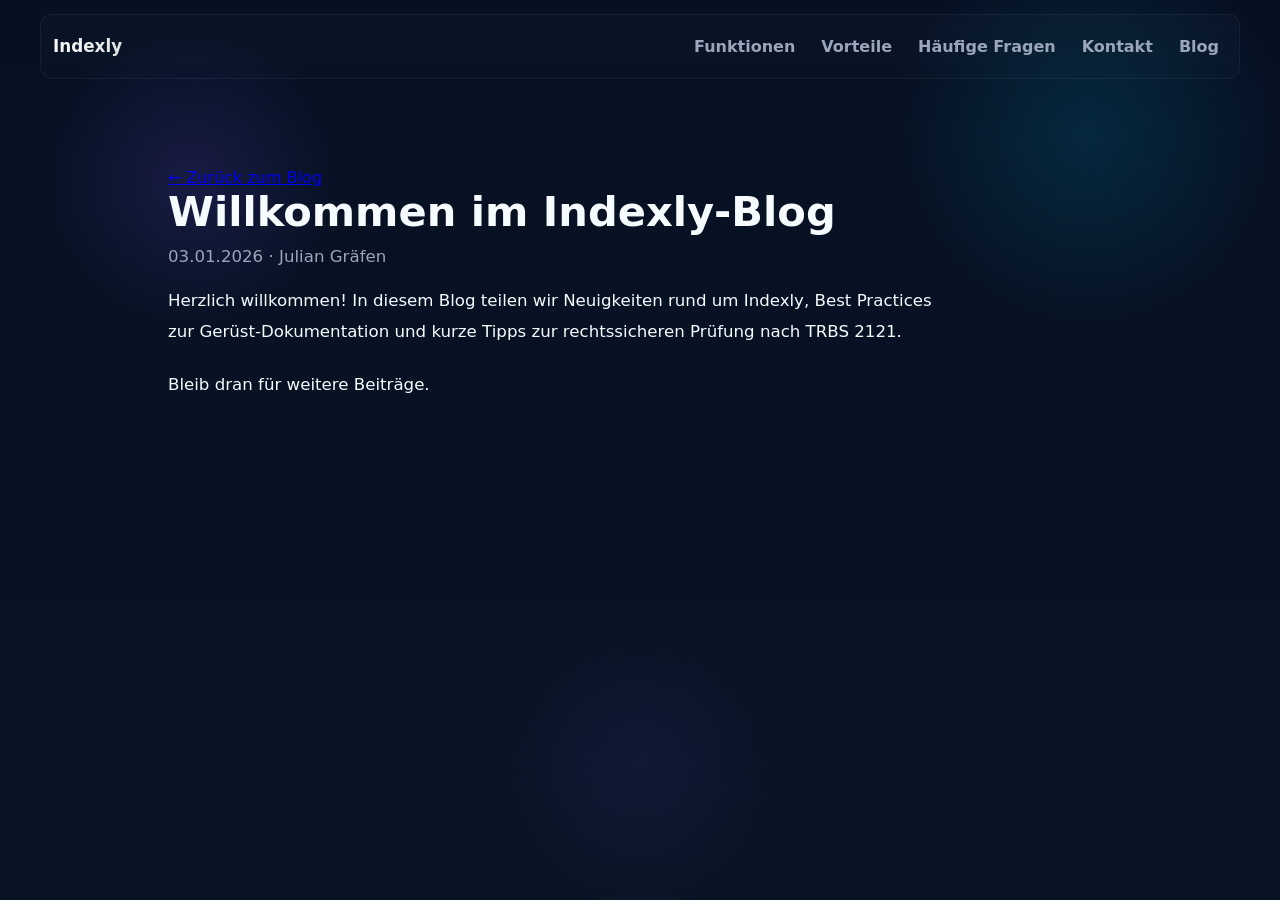
<file: blog/2026-01-03-willkommen.html>
<!doctype html>
<html lang="de">
<head>
  <meta charset="utf-8" />
  <meta name="viewport" content="width=device-width,initial-scale=1" />
  <title>Willkommen — Indexly Blog</title>
  <link rel="stylesheet" href="../style.css">
</head>
<body>
  <header class="site-header">
    <div class="container header-inner">
      <a class="logo" href="/">Indexly</a>

      <nav class="nav-desktop" aria-label="Hauptnavigation">
        <a class="nav-link" href="/#funktionen">Funktionen</a> <a class="nav-link" href="/#vorteile">Vorteile</a>
        <a class="nav-link" href="/#faq">Häufige Fragen</a>
        <a class="nav-link" href="/#kontakt">Kontakt</a>
        <a class="nav-link" href="/blog/">Blog</a>
      </nav>

      <button id="navOpenBtn" class="nav-toggle" aria-expanded="false" aria-controls="mobileMenu" aria-label="Menü öffnen">☰</button>

      <div class="nav-mobile" id="mobileMenu" role="dialog" aria-modal="true" aria-hidden="true">
        <div class="nav-mobile-inner">
          <button id="navCloseBtn" class="nav-close" aria-label="Schließen">Schließen</button>
          <nav class="mobile-links">
            <a class="nav-link" href="/#funktionen">Funktionen</a>
            <a class="nav-link" href="/#vorteile">Vorteile</a>
            <a class="nav-link" href="/#faq">Häufige Fragen</a>
            <a class="nav-link" href="/#kontakt">Kontakt</a>
            <a class="nav-link" href="/blog/">Blog</a>
          </nav>
        </div>
      </div>
    </div>
  </header>

  <main>
    <section class="section">
      <div class="container">
      <article class="post-article">
        <a href="/blog/">← Zurück zum Blog</a>
        <h1>Willkommen im Indexly-Blog</h1>
        <p class="post-meta">03.01.2026 · Julian Gräfen</p>
        <div class="post-content">
          <p>Herzlich willkommen! In diesem Blog teilen wir Neuigkeiten rund um Indexly, Best Practices zur Gerüst-Dokumentation und kurze Tipps zur rechtssicheren Prüfung nach TRBS 2121.</p>
          <p>Bleib dran für weitere Beiträge.</p>
        </div>
      </article>
      </div>
    </section>
  </main>

  <script>
    (function(){
      const openBtn = document.getElementById('navOpenBtn');
      const closeBtn = document.getElementById('navCloseBtn');
      const mobile = document.getElementById('mobileMenu');
      function open(){ document.body.classList.add('nav-open'); mobile.setAttribute('aria-hidden','false'); openBtn?.setAttribute('aria-expanded','true'); closeBtn?.focus(); }
      function close(){ document.body.classList.remove('nav-open'); mobile.setAttribute('aria-hidden','true'); openBtn?.setAttribute('aria-expanded','false'); openBtn?.focus(); }
      openBtn?.addEventListener('click', open);
      closeBtn?.addEventListener('click', close);
      document.querySelectorAll('.nav-mobile .nav-link').forEach(a=>a.addEventListener('click', close));
      document.addEventListener('keydown', e=>{ if(e.key === 'Escape') close(); });
    })();
  </script>
</body>
</html>
</file>
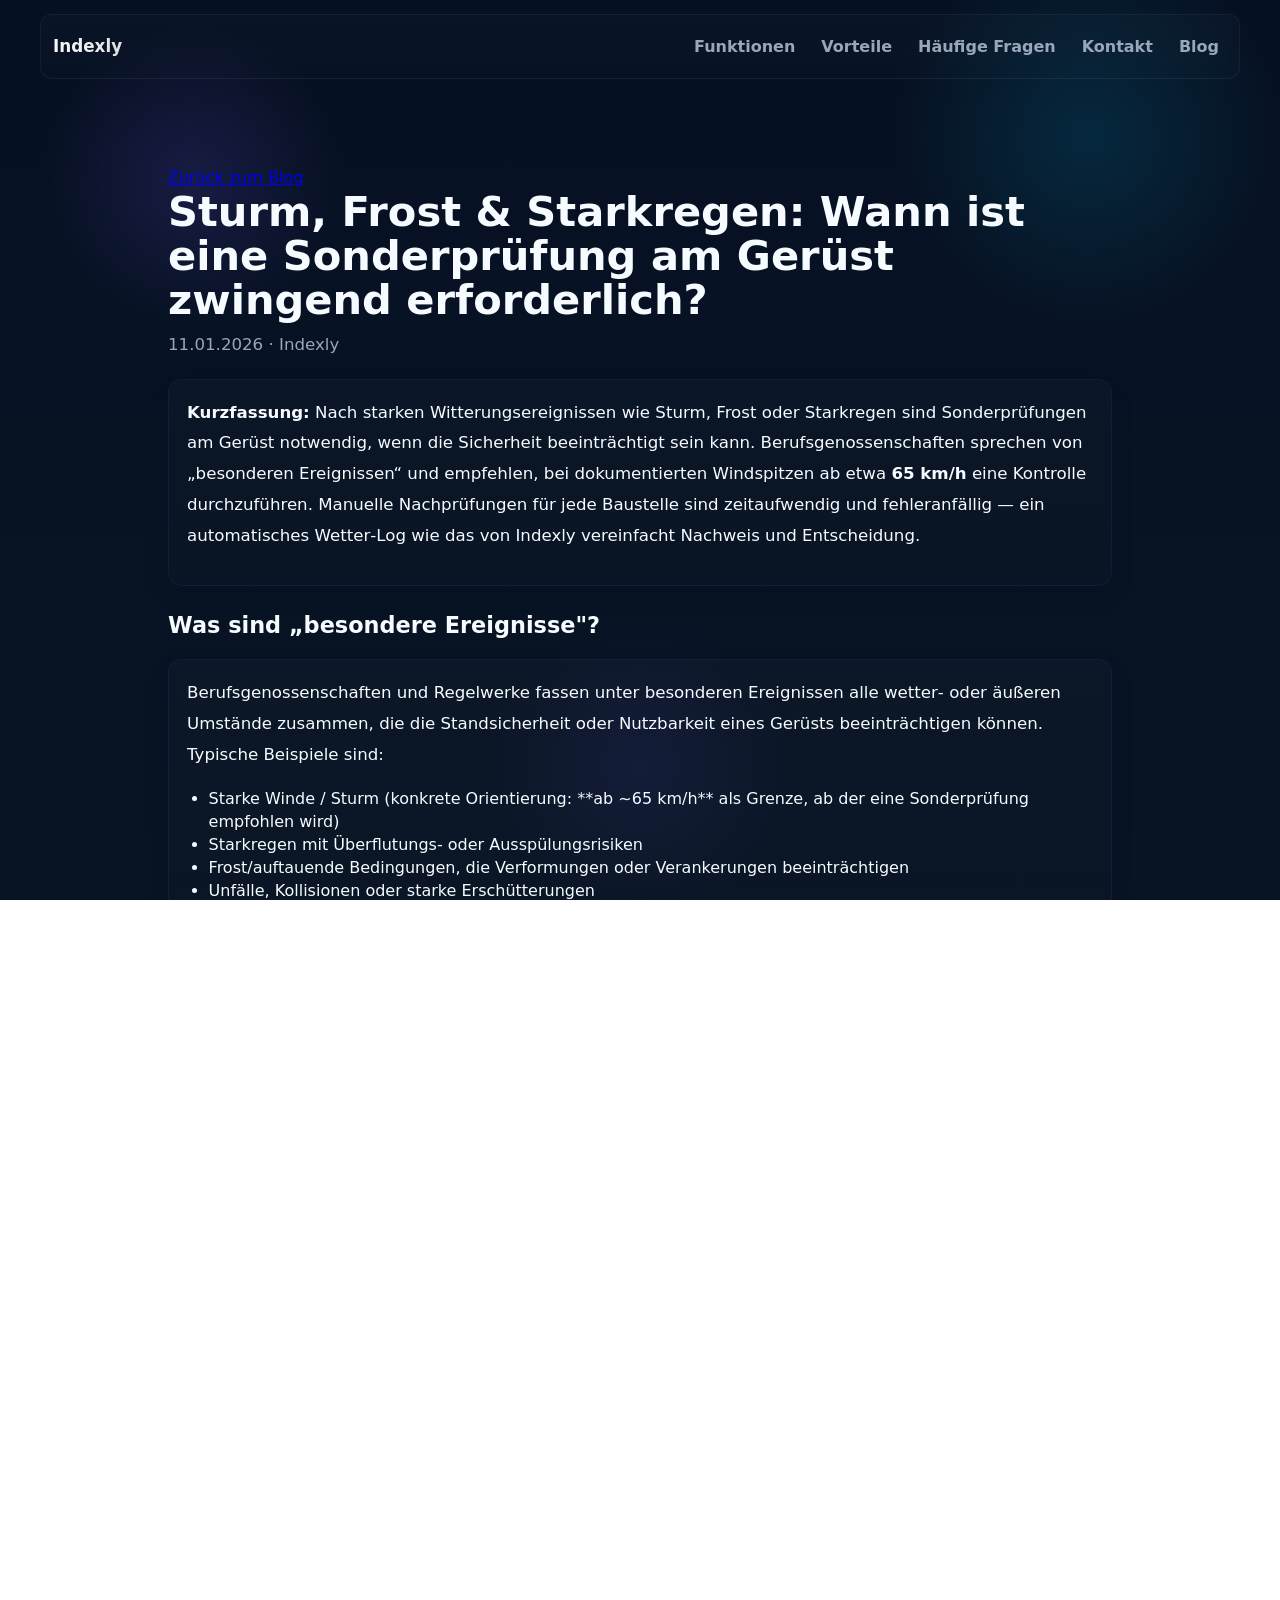
<file: blog/2026-01-11-sturm-frost-starkregen-sonderpruefung.html>
<!doctype html>
<html lang="de">
<head>
  <meta charset="utf-8" />
  <meta name="viewport" content="width=device-width,initial-scale=1" />
  <title>Sturm, Frost & Starkregen: Wann ist eine Sonderprüfung am Gerüst zwingend erforderlich?</title>
  <meta name="description" content="Wann ist nach Sturm, Frost oder Starkregen eine Sonderprüfung am Gerüst notwendig? Definition besonderer Ereignisse, Windstärke ab 65 km/h und warum manuelle Prüfungen mühsam sind." />
  <link rel="canonical" href="https://www.indexly.eu/blog/2026-01-11-sturm-frost-starkregen-sonderpruefung.html" />
  <meta property="og:title" content="Sturm, Frost & Starkregen: Wann ist eine Sonderprüfung am Gerüst zwingend erforderlich?">
  <meta property="og:description" content="Definition besonderer Ereignisse nach Berufsgenossenschaft, konkrete Schwellen (z. B. ab 65 km/h) und praktische Hinweise zur Dokumentation.">
  <meta property="og:type" content="article">
  <link rel="stylesheet" href="../style.css">
</head>
<body>
  <header class="site-header">
    <div class="container header-inner">
      <a class="logo" href="/">Indexly</a>

      <nav class="nav-desktop" aria-label="Hauptnavigation">
        <a class="nav-link" href="/#funktionen">Funktionen</a> <a class="nav-link" href="/#vorteile">Vorteile</a>
        <a class="nav-link" href="/#faq">Häufige Fragen</a>
        <a class="nav-link" href="/#kontakt">Kontakt</a>
        <a class="nav-link" href="/blog/">Blog</a>
      </nav>

      <button id="navOpenBtn" class="nav-toggle" aria-expanded="false" aria-controls="mobileMenu" aria-label="Menü öffnen">☰</button>

      <div class="nav-mobile" id="mobileMenu" role="dialog" aria-modal="true" aria-hidden="true">
        <div class="nav-mobile-inner">
          <button id="navCloseBtn" class="nav-close" aria-label="Schließen">Schließen</button>
          <nav class="mobile-links">
            <a class="nav-link" href="/#funktionen">Funktionen</a>
            <a class="nav-link" href="/#vorteile">Vorteile</a>
            <a class="nav-link" href="/#faq">Häufige Fragen</a>
            <a class="nav-link" href="/#kontakt">Kontakt</a>
            <a class="nav-link" href="/blog/">Blog</a>
          </nav>
        </div>
      </div>
    </div>
  </header>

  <main>
    <section class="section">
      <div class="container">
        <article class="post-article">
          <a href="/blog/">Zurück zum Blog</a>
          <h1>Sturm, Frost & Starkregen: Wann ist eine Sonderprüfung am Gerüst zwingend erforderlich?</h1>
          <p class="post-meta">11.01.2026 · Indexly</p>

          <div class="text-panel">
            <p><strong>Kurzfassung:</strong> Nach starken Witterungsereignissen wie Sturm, Frost oder Starkregen sind Sonderprüfungen am Gerüst notwendig, wenn die Sicherheit beeinträchtigt sein kann. Berufsgenossenschaften sprechen von „besonderen Ereignissen“ und empfehlen, bei dokumentierten Windspitzen ab etwa <strong>65 km/h</strong> eine Kontrolle durchzuführen. Manuelle Nachprüfungen für jede Baustelle sind zeitaufwendig und fehleranfällig — ein automatisches Wetter‑Log wie das von Indexly vereinfacht Nachweis und Entscheidung.</p>
          </div>

          <h2>Was sind „besondere Ereignisse"?</h2>
          <div class="text-panel">
            <p>Berufsgenossenschaften und Regelwerke fassen unter besonderen Ereignissen alle wetter‑ oder äußeren Umstände zusammen, die die Standsicherheit oder Nutzbarkeit eines Gerüsts beeinträchtigen können. Typische Beispiele sind:</p>
            <ul>
              <li>Starke Winde / Sturm (konkrete Orientierung: **ab ~65 km/h** als Grenze, ab der eine Sonderprüfung empfohlen wird)</li>
              <li>Starkregen mit Überflutungs- oder Ausspülungsrisiken</li>
              <li>Frost/auftauende Bedingungen, die Verformungen oder Verankerungen beeinträchtigen</li>
              <li>Unfälle, Kollisionen oder starke Erschütterungen</li>
            </ul>
          </div>

          <h2>Warum ist die Windstärke relevant?</h2>
          <p>Windlasten wirken direkt auf die Konstruktion und können Bauteile lockern, Verankerungen belasten oder die gesamte Statik verändern. Die Angabe von Schwellenwerten (z. B. 65 km/h) hilft, klare Handlungsauslöser zu schaffen: Wo zuvor nur vage Einschätzungen erfolgten, schafft ein messbarer Wert eine rechtssichere Grundlage für die Entscheidung, ob eine Sonderprüfung notwendig ist.</p>

          <h2>Der Aufwand manueller Prüfung</h2>
          <div class="text-panel">
            <p>In der Praxis müssen Verantwortliche nach jedem Sturmereignis für jede Baustelle prüfen, ob Grenzwerte überschritten wurden und ob sichtbare Schäden vorliegen. Das bedeutet: Wetterdaten beschaffen (z. B. lokale Stationen), Windspitzen auswerten, Abgleich mit Zeitstempeln der Baustellen und anschließend die Prüfungen dokumentieren. Das ist zeitintensiv, fehleranfällig und in der Nacht oder bei mehreren Baustellen kaum zuverlässig durchführbar.</p>
          </div>

          <h2>Praktische Empfehlung</h2>
          <ul>
            <li>Definiere klare Schwellenwerte (z. B. 65 km/h) und dokumentiere sie in deinem Prüfmanagement.</li>
            <li>Verwende automatische Wetter‑Logs, die Standort und Zeit mit den Messdaten verknüpfen.</li>
            <li>Bei Überschreitung der Schwelle: Sichtprüfung durchführen, Schäden fotografisch dokumentieren und Protokoll anfertigen.</li>
            <li>Archivierung der Prüfprotokolle revisionssicher ablegen (wichtig für Versicherer und Behörden).</li>
          </ul>

          <div class="callout">
            <strong>Indexly‑Hinweis:</strong> Unser automatisches Wetter‑Log zeichnet Windspitzen, Regenmengen und Temperatur (Frostlagen) mit Zeitstempel und Standort auf — so weißt du sofort, ob eine Sonderprüfung erforderlich ist und hast den Nachweis direkt im Protokoll.
          </div>

          <div class="text-panel">
            <h3>Automatisches Wetter‑Log testen</h3>
            <p>Teste das automatische Wetter‑Log in der kostenlosen Pilotphase — sichere Nachweise, weniger Aufwand, bessere Entscheidungen.</p>
            <p><a class="btn btn-primary" href="/#kontakt">Pilotkunde werden (kostenlos)</a></p>
          </div>

        </article>
      </div>
    </section>
  </main>

  <script>
    (function(){
      const openBtn = document.getElementById('navOpenBtn');
      const closeBtn = document.getElementById('navCloseBtn');
      const mobile = document.getElementById('mobileMenu');
      function open(){ document.body.classList.add('nav-open'); mobile.setAttribute('aria-hidden','false'); openBtn?.setAttribute('aria-expanded','true'); closeBtn?.focus(); }
      function close(){ document.body.classList.remove('nav-open'); mobile.setAttribute('aria-hidden','true'); openBtn?.setAttribute('aria-expanded','false'); openBtn?.focus(); }
      openBtn?.addEventListener('click', open);
      closeBtn?.addEventListener('click', close);
      document.querySelectorAll('.nav-mobile .nav-link').forEach(a=>a.addEventListener('click', close));
      document.addEventListener('keydown', e=>{ if(e.key === 'Escape') close(); });
    })();
  </script>

  <script type="application/ld+json">
  {
    "@context": "https://schema.org",
    "@type": "BlogPosting",
    "headline": "Sturm, Frost & Starkregen: Wann ist eine Sonderprüfung am Gerüst zwingend erforderlich?",
    "datePublished": "2026-01-11",
    "author": {"@type": "Organization", "name": "Indexly"},
    "description": "Definition besonderer Ereignisse nach Berufsgenossenschaft, konkrete Schwellen (z. B. ab 65 km/h) und praktische Hinweise zur Dokumentation.",
    "mainEntityOfPage": {"@type":"WebPage","@id":"https://www.indexly.eu/blog/2026-01-11-sturm-frost-starkregen-sonderpruefung.html"}
  }
  </script>
</body>
</html>
</file>
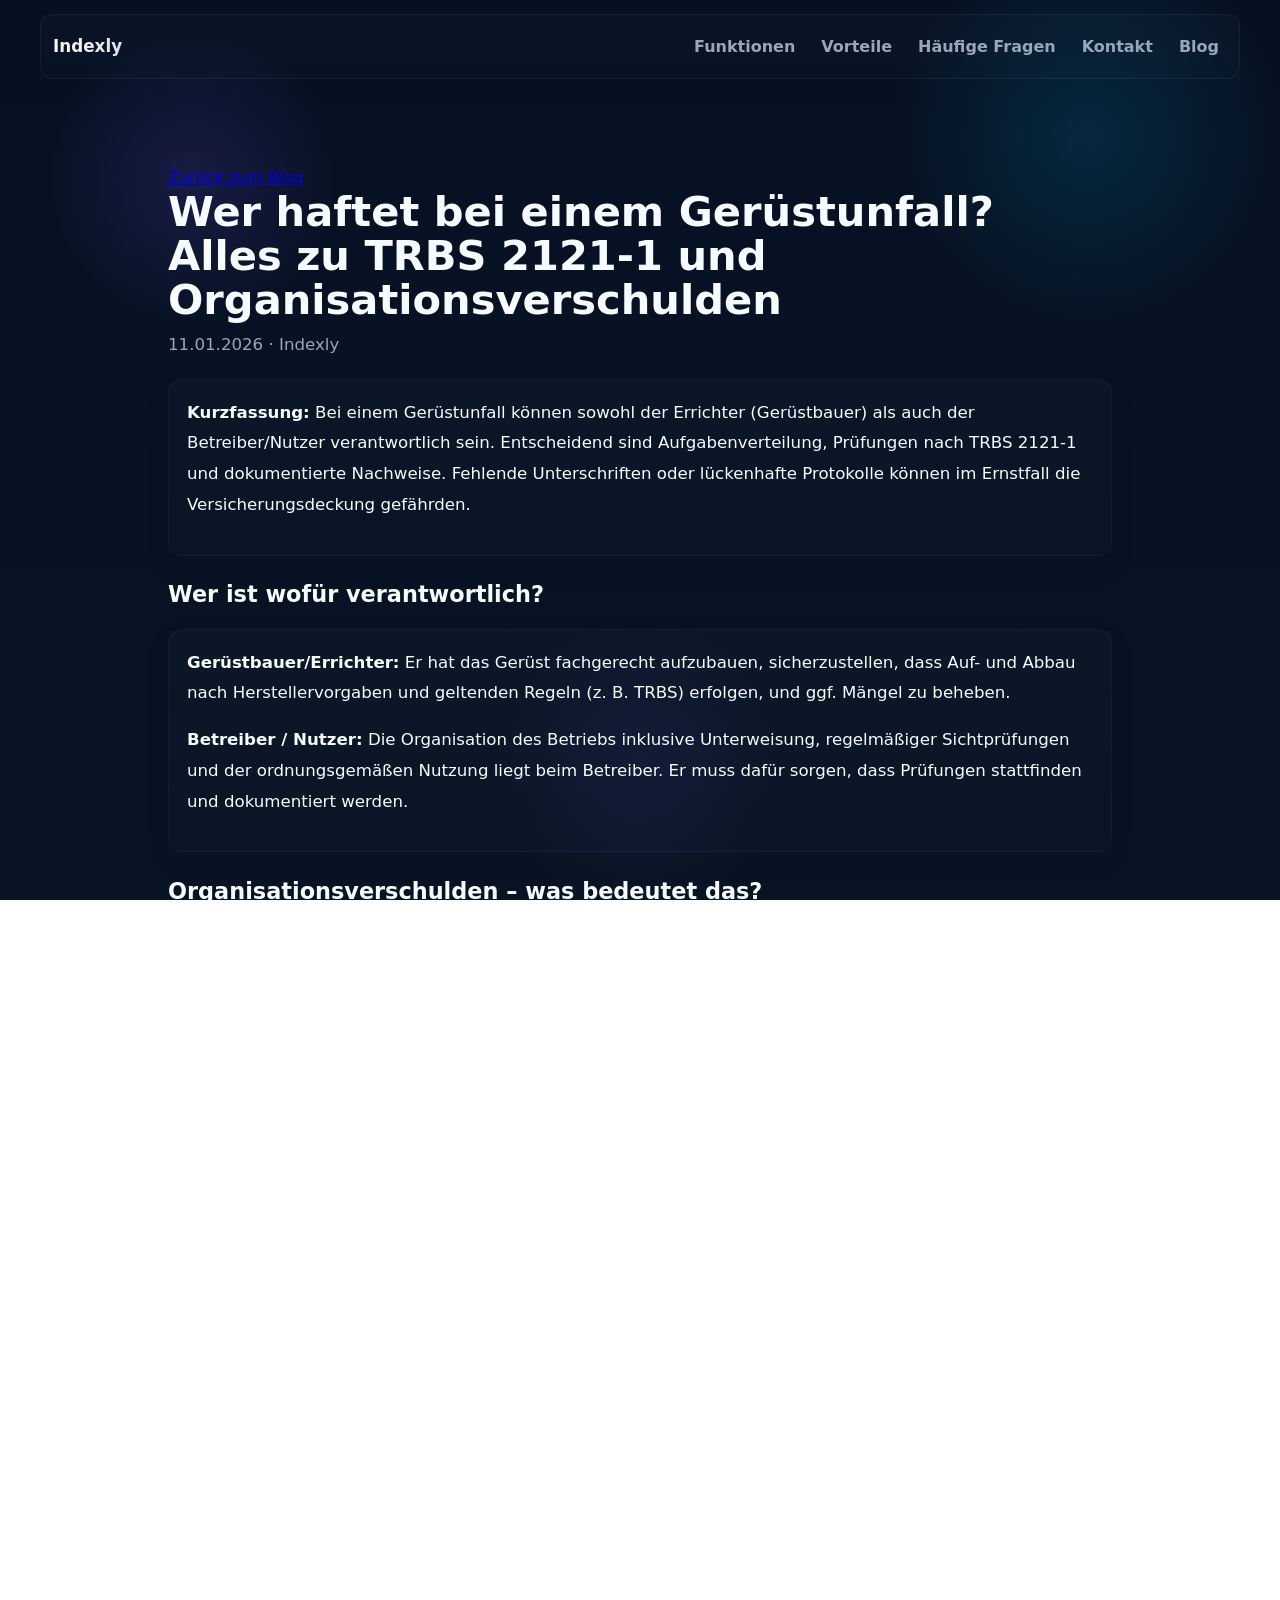
<file: blog/2026-01-11-wer-haftet-geruestunfall-trbs-2121-1-organisationsverschulden.html>
<!doctype html>
<html lang="de">
<head>
  <meta charset="utf-8" />
  <meta name="viewport" content="width=device-width,initial-scale=1" />
  <title>Wer haftet bei einem Gerüstunfall? Alles zu TRBS 2121-1 und Organisationsverschulden</title>
  <meta name="description" content="Wer haftet nach einem Gerüstunfall? Verantwortung von Gerüstbauer & Nutzer, Organisationsverschulden und warum fehlende Unterschriften den Versicherungsschutz gefährden." />
  <link rel="canonical" href="https://www.indexly.eu/blog/2026-01-11-wer-haftet-geruestunfall-trbs-2121-1-organisationsverschulden.html" />
  <meta property="og:title" content="Wer haftet bei einem Gerüstunfall? Alles zu TRBS 2121-1 und Organisationsverschulden">
  <meta property="og:description" content="Kurz erklärt: Wer haftet, was TRBS 2121-1 vorsieht und wie Organisationsverschulden Versicherungsfragen beeinflusst.">
  <meta property="og:type" content="article">
  <link rel="stylesheet" href="../style.css">
</head>
<body>
  <header class="site-header">
    <div class="container header-inner">
      <a class="logo" href="/">Indexly</a>

      <nav class="nav-desktop" aria-label="Hauptnavigation">
        <a class="nav-link" href="/#funktionen">Funktionen</a> <a class="nav-link" href="/#vorteile">Vorteile</a>
        <a class="nav-link" href="/#faq">Häufige Fragen</a>
        <a class="nav-link" href="/#kontakt">Kontakt</a>
        <a class="nav-link" href="/blog/">Blog</a>
      </nav>

      <button id="navOpenBtn" class="nav-toggle" aria-expanded="false" aria-controls="mobileMenu" aria-label="Menü öffnen">☰</button>

      <div class="nav-mobile" id="mobileMenu" role="dialog" aria-modal="true" aria-hidden="true">
        <div class="nav-mobile-inner">
          <button id="navCloseBtn" class="nav-close" aria-label="Schließen">Schließen</button>
          <nav class="mobile-links">
            <a class="nav-link" href="/#funktionen">Funktionen</a>
            <a class="nav-link" href="/#vorteile">Vorteile</a>
            <a class="nav-link" href="/#faq">Häufige Fragen</a>
            <a class="nav-link" href="/#kontakt">Kontakt</a>
            <a class="nav-link" href="/blog/">Blog</a>
          </nav>
        </div>
      </div>
    </div>
  </header>

  <main>
    <section class="section">
      <div class="container">
        <article class="post-article">
          <a href="/blog/">Zurück zum Blog</a>
          <h1>Wer haftet bei einem Gerüstunfall? Alles zu TRBS 2121-1 und Organisationsverschulden</h1>
          <p class="post-meta">11.01.2026 · Indexly</p>

          <div class="text-panel">
            <p><strong>Kurzfassung:</strong> Bei einem Gerüstunfall können sowohl der Errichter (Gerüstbauer) als auch der Betreiber/Nutzer verantwortlich sein. Entscheidend sind Aufgabenverteilung, Prüfungen nach TRBS 2121‑1 und dokumentierte Nachweise. Fehlende Unterschriften oder lückenhafte Protokolle können im Ernstfall die Versicherungsdeckung gefährden.</p>
          </div>

          <h2>Wer ist wofür verantwortlich?</h2>
          <div class="text-panel">
            <p><strong>Gerüstbauer/Errichter:</strong> Er hat das Gerüst fachgerecht aufzubauen, sicherzustellen, dass Auf- und Abbau nach Herstellervorgaben und geltenden Regeln (z. B. TRBS) erfolgen, und ggf. Mängel zu beheben.</p>
            <p><strong>Betreiber / Nutzer:</strong> Die Organisation des Betriebs inklusive Unterweisung, regelmäßiger Sichtprüfungen und der ordnungsgemäßen Nutzung liegt beim Betreiber. Er muss dafür sorgen, dass Prüfungen stattfinden und dokumentiert werden.</p>
          </div>

          <h2>Organisationsverschulden – was bedeutet das?</h2>
          <p>Organisationsverschulden liegt vor, wenn ein Unternehmen seine Pflichten zur Sicherstellung eines ordnungsgemäßen Betriebs nicht erfüllt: fehlende Prozesse, keine klaren Zuständigkeiten oder fehlende Unterweisungen. Im Haftungsfall kann das zu einer Durchgriffshaftung gegen Geschäftsführung oder verantwortliche Führungskräfte führen.</p>

          <h2><i>„Ich hab vergessen zu unterschreiben“</i> – warum das gefährlich ist</h2>
          <div class="text-panel">
            <p>Eine fehlende Unterschrift oder ein unvollständiges Prüfprotokoll sind mehr als nur ein Formalfehler: Versicherer, Gerichtsverfahren und Aufsichtsstellen bewerten die Nachvollziehbarkeit von Prüfungen. Kann nicht zweifelsfrei nachgewiesen werden, dass die vorgeschriebenen Prüfungen (nach TRBS 2121‑1) durchgeführt wurden, kann die Versicherung Leistungen kürzen oder verweigern. Das liegt daran, dass der Nachweis der Sorgfaltspflicht fehlt — und das ist oft entscheidender als der technische Mangel selbst.</p>
          </div>

          <h2>Praktische Schritte zur Risikominimierung</h2>
          <ul>
            <li>Zuständigkeiten schriftlich festlegen und regelmäßig prüfen.</li>
            <li>Standardisierte Prüfprotokolle verwenden und revisionssicher aufbewahren.</li>
            <li>Digitale Zeiterfassung, Zeitstempel, Geo‑Tags und Fotos nutzen — das reduziert Interpretationsspielräume.</li>
            <li>Regelmäßige Schulungen und Nachweise über Unterweisungen führen.</li>
            <li>Ein internes Audit‑ und Eskalationsverfahren etablieren.</li>
          </ul>

          <div class="callout">
            <strong>Praxis‑Tipp:</strong> Digitale Tools wie Indexly speichern Prüfungen automatisch mit Zeitstempel, Standort und Foto — so ist die Nachweisführung wasserdicht.
          </div>
<p>Interessiert an einer Demo? Kontaktieren Sie uns unter kontakt@indexly.eu und starten Sie eine kostenlose Pilotphase.</p>

        </article>
      </div>
    </section>
  </main>

  <script>
    (function(){
      const openBtn = document.getElementById('navOpenBtn');
      const closeBtn = document.getElementById('navCloseBtn');
      const mobile = document.getElementById('mobileMenu');
      function open(){ document.body.classList.add('nav-open'); mobile.setAttribute('aria-hidden','false'); openBtn?.setAttribute('aria-expanded','true'); closeBtn?.focus(); }
      function close(){ document.body.classList.remove('nav-open'); mobile.setAttribute('aria-hidden','true'); openBtn?.setAttribute('aria-expanded','false'); openBtn?.focus(); }
      openBtn?.addEventListener('click', open);
      closeBtn?.addEventListener('click', close);
      document.querySelectorAll('.nav-mobile .nav-link').forEach(a=>a.addEventListener('click', close));
      document.addEventListener('keydown', e=>{ if(e.key === 'Escape') close(); });
    })();
  </script>

  <script type="application/ld+json">
  {
    "@context": "https://schema.org",
    "@type": "BlogPosting",
    "headline": "Wer haftet bei einem Gerüstunfall? Alles zu TRBS 2121-1 und Organisationsverschulden",
    "datePublished": "2026-01-11",
    "author": {"@type": "Organization", "name": "Indexly"},
    "description": "Wer haftet nach einem Gerüstunfall? Verantwortung von Gerüstbauer & Nutzer, Organisationsverschulden und warum fehlende Unterschriften den Versicherungsschutz gefährden.",
    "mainEntityOfPage": {"@type":"WebPage","@id":"https://www.indexly.eu/blog/2026-01-11-wer-haftet-geruestunfall-trbs-2121-1-organisationsverschulden.html"}
  }
  </script>
</body>
</html>
</file>
<file: style.css>
/* Mobile-first, responsive, no horizontal scroll, accessible UI */

/* ---------------------------
   Modernized theme & tokens
   --------------------------- */
:root{
  --bg-900:hsl(219, 70%, 8%); --bg-800:#081424;
  --text:#F6FBFF; --muted:#9AA6B9;
  --accent-a:#7C5CFF; --accent-b:#00D4FF;
  --accent-grad:linear-gradient(90deg,var(--accent-a),var(--accent-b));
  --max-w:1200px; --pad:18px; --radius:14px;
  --shadow-soft:0 8px 30px rgba(2,6,23,0.45);
  --shadow-strong:0 20px 60px rgba(2,6,23,0.65);
}

/* reset */
*{box-sizing:border-box;margin:0;padding:0}
html,body{height:100%;overflow-x:hidden}
body{
  font-family:Inter,system-ui,-apple-system,"Segoe UI",Roboto,Arial;
  color:var(--text); font-size:16px; line-height:1.45;
  background:
    radial-gradient(circle 600px at 15% 20%, rgba(124,92,255,0.15), transparent 25%),
    radial-gradient(circle 700px at 85% 15%, rgba(0,212,255,0.12), transparent 28%),
    radial-gradient(circle 500px at 50% 85%, rgba(124,92,255,0.08), transparent 30%),
    linear-gradient(180deg,var(--bg-900),var(--bg-800));
  background-attachment:fixed;
  -webkit-font-smoothing:antialiased;
}

/* container */
.container{max-width:var(--max-w); margin:0 auto; padding:0 clamp(14px,2.2vw,var(--pad))}

/* header */
.site-header{position:sticky;top:14px;z-index:80}
.header-inner{display:flex;align-items:center;gap:12px;padding:12px;border-radius:12px;background:linear-gradient(180deg, rgba(255,255,255,0.02), rgba(255,255,255,0.01));border:1px solid rgba(255,255,255,0.05);backdrop-filter:blur(6px)}
.logo{font-weight:800;font-size:1.05rem;background:linear-gradient(90deg,rgba(255,255,255,0.98),rgba(255,255,255,0.88));-webkit-background-clip:text;background-clip:text;color:transparent}

/* nav */
.nav-desktop{margin-left:auto;display:none;gap:10px}
.nav-link{color:var(--muted);text-decoration:none;padding:8px;border-radius:8px;font-weight:700}
.nav-link:hover{color:var(--text);background:rgba(255,255,255,0.02)}
.nav-toggle{margin-left:auto;background:transparent;border:1px solid rgba(255,255,255,0.04);padding:8px;border-radius:8px;color:var(--text);cursor:pointer}
/* ensure hamburger is visible on light header backgrounds */
.header-inner .nav-toggle{color:#ffffff;background:linear-gradient(90deg,var(--accent-a),var(--accent-b));border:0;padding:8px;border-radius:8px}
.header-inner .nav-toggle:focus{outline:2px solid rgba(124,92,255,0.18)}

/* simple mobile menu (visible overlay + blue panel) */
.nav-mobile{display:none;position:fixed;inset:0;z-index:999;background:hsl(0, 0%, 100%);align-items:flex-start}
body.nav-open{overflow:hidden}
body.nav-open .nav-mobile{display:flex}
.nav-mobile-inner{width:100%;max-width:420px;height:100vh;margin-left:auto;padding:20px;background:hsl(219, 70%, 8%);color:#061022;overflow:auto;box-shadow:0 12px 40px rgba(2,6,23,0.45);display:flex;flex-direction:column;gap:14px;border-left:6px solid rgba(124,92,255,0.12)}
.nav-mobile .nav-close{align-self:flex-end;background:var(--accent-grad);color:#ffffff;border:0;padding:10px 12px;border-radius:8px;font-weight:800}
.nav-mobile .nav-link{display:block;padding:12px 0;color:#ffffff;text-decoration:none;font-weight:700}
.nav-mobile .nav-link:hover{background:rgba(124,92,255,0.06);border-radius:8px;padding-left:8px}
.nav-mobile .nav-note{color:var(--muted);font-size:0.95rem}

/* small screen: show nav-toggle */
@media (min-width:700px){
  .nav-toggle{display:none}
}



/* mobile menu */
.mobile-menu{display:flex;flex-direction:column;gap:10px}
.mobile-menu .nav-link{padding:12px; text-align:center; background:rgba(255,255,255,0.1); border-radius:8px}
.mobile-menu .nav-link:hover{background:rgba(255,255,255,0.2)}

/* buttons */
.btn{display:inline-flex;align-items:center;gap:10px;padding:10px 14px;border-radius:12px;font-weight:700;text-decoration:none;border:0;cursor:pointer; animation: buttonAnimation 0.6s ease;}
.btn-primary{background:var(--accent-grad);color:#061022;box-shadow:0 8px 30px rgba(124,92,255,0.18)}
.btn-ghost{background:transparent;border:1px solid rgba(255,255,255,0.04);color:var(--text)}
.btn-large{padding:14px 26px;border-radius:16px;font-size:1.05rem}
/* larger hero variant for stronger CTA */
.hero .btn-large{padding:16px 34px;font-size:1.15rem;border-radius:18px}
@media (min-width:900px){
  .hero .btn-large{padding:38px 40px;font-size:1.6rem}
}

/* reveal animation for buttons */
@keyframes buttonAnimation {
  0% { transform: scale(1); }
  100% { transform: scale(1.05); }
}
.btn[data-animate]{transform:scale(0.8);opacity:0;transition:transform .6s ease, opacity .6s ease}
.btn[data-animate].reveal{transform:scale(1);opacity:1}

/* hero */
.section{padding-block:clamp(24px,4vw,56px)}
.hero{position:relative;min-height:clamp(56vh,70vh,82vh);display:flex;align-items:center;justify-content:center;padding:36px 0;overflow:hidden}
.hero-inner{position:relative;z-index:3;display:flex;flex-direction:column;gap:14px;text-align:left;max-width:980px;padding-inline:6px}
.hero-title{font-size:clamp(1.8rem,5.4vw,3.2rem);font-weight:900;color:#fff;margin:0;line-height:1.02}
.subtitle{color:var(--muted);font-weight:600;max-width:820px}
.hero-cta{display:flex;gap:12px;justify-content:flex-start;flex-wrap:wrap}
.small-note{color:var(--muted);font-size:0.9rem}

/* features */
.feature-grid{display:grid;grid-template-columns:1fr;gap:16px}
.feature-card{display:flex;flex-direction:column;gap:10px;padding:18px;border-radius:20px;background:linear-gradient(180deg, rgba(255,255,255,0.03), rgba(255,255,255,0.01));border:1px solid rgba(255,255,255,0.04);backdrop-filter:blur(8px);box-shadow:var(--shadow-soft);transition:transform .22s ease,box-shadow .22s ease;min-height:160px}
.feature-card--accent{background:linear-gradient(180deg, rgba(124,92,255,0.06), rgba(255,255,255,0.01));border:1px solid rgba(124,92,255,0.14)}
.feature-icon{width:56px;height:56px;border-radius:12px;display:inline-flex;align-items:center;justify-content:center;background:rgba(255,255,255,0.02);color:var(--accent-b)}
.feature-title{font-size:1.05rem;font-weight:800;color:var(--text);margin:0}
.feature-desc{color:var(--muted);font-size:0.97rem;margin:0;font-weight:600}
.feature-meta{margin-top:auto;font-size:0.82rem;color:rgba(255,255,255,0.75);font-weight:700}
.feature-card:hover{transform:translateY(-8px);box-shadow:var(--shadow-strong)}

/* how-it-works section */
.how-it-works{color:var(--text);padding-block:clamp(36px,6vw,64px);border-radius:10px}
.how-it-works .how-intro{color:rgba(255,255,255,0.9);margin-bottom:18px}
.how-grid{display:flex;gap:22px;align-items:center;justify-content:space-between;flex-wrap:wrap}
.how-step{flex:1;min-width:220px;max-width:360px;text-align:center;padding:18px}
.how-icon-box{width:160px;height:160px;margin:0 auto 14px;border-radius:10px;display:flex;align-items:center;justify-content:center;background:linear-gradient(180deg, rgba(255,255,255,0.03), rgba(255,255,255,0.02));border:1px solid rgba(255,255,255,0.04);box-shadow:0 8px 30px rgba(2,6,23,0.04)}
.how-step h3{margin:0 0 8px 0;font-size:1.05rem;font-weight:800}
.how-step p{margin:0;color:rgba(255,255,255,0.92)}
.how-arrow{width:44px;height:44px;display:flex;align-items:center;justify-content:center;font-size:28px;color:rgba(255,255,255,0.7);flex:0 0 44px}

@media (max-width:900px){
  .how-grid{flex-direction:column;gap:16px}
  .how-arrow{display:none}
  .how-icon-box{width:140px;height:140px}
}

/* reveal animation */
[data-animate]{opacity:0;transform:translateY(16px);transition:opacity .6s ease, transform .6s cubic-bezier(.2,.9,.2,1)}
.reveal{opacity:1;transform:none}
.container-contact{
  max-width:var(--max-w);
  margin:0 auto;
  padding:18px clamp(14px,2.2vw,var(--pad));
  border:1px solid rgba(213, 217, 224, 0.85);
  background:linear-gradient(180deg, rgba(255,255,255,0.01), rgba(255,255,255,0.00));
  box-shadow:0 10px 30px rgba(2,6,23,0.04);
  border-radius:20px;
  z-index:10;
}
.section.contact{padding-block:clamp(20px,3.6vw,44px)}
/* about / contact */
.about .lead{color:var(--muted);font-weight:600}
.card.info{background:linear-gradient(180deg, rgba(255,255,255,0.02), rgba(255,255,255,0.01));border-radius:14px;padding:16px;margin-top:12px;border:1px solid rgba(255,255,255,0.03)}
.contact-form{max-width:920px;margin:0 auto;display:flex;flex-direction:column;gap:12px}
.form-row{display:grid;grid-template-columns:1fr;gap:12px}
.field{display:flex;flex-direction:column;color:var(--muted);font-weight:700}
.label-text{font-size:0.9rem;margin-bottom:6px}
.field input,.field textarea{padding:12px;border-radius:12px;background:rgba(255,255,255,0.02);border:1px solid rgba(255,255,255,0.03);color:var(--text);font-size:0.95rem}
.form-actions{display:flex;gap:12px;align-items:center}

/* footer */
.site-footer{border-top:1px solid rgba(255,255,255,0.03);color:var(--muted);padding:20px 0;background:linear-gradient(180deg, rgba(255,255,255,0.005), transparent)}
.footer-inner{display:flex;align-items:center;justify-content:space-between;gap:16px;flex-wrap:wrap}
.brand{font-weight:700;color:var(--text)}
.footer-nav{display:flex;gap:12px;flex-wrap:wrap}
.footer-legal{margin-top:10px;color:var(--muted);font-size:0.9rem;line-height:1.3}
.footer-actions{display:flex;align-items:center;gap:12px}
.footer-social{display:flex;gap:8px;align-items:center}
.social-btn{display:inline-flex;align-items:center;justify-content:center;width:44px;height:44px;border-radius:10px;background:rgba(255,255,255,0.02);color:var(--text);text-decoration:none;border:1px solid rgba(255,255,255,0.03);transition:transform .12s ease,background .12s ease}
.social-btn svg{width:20px;height:20px;display:block;fill:currentColor}
.social-btn:hover{transform:translateY(-3px);background:var(--accent-grad);color:#061022}
.social-btn:focus{outline:2px solid rgba(124,92,255,0.18);outline-offset:2px}

/* small screens */
@media (min-width:700px){
  .nav-desktop{display:flex}
  .nav-toggle{display:none}
  .feature-grid{grid-template-columns:repeat(2,1fr)}
  .form-row{grid-template-columns:repeat(2,1fr)}
  .hero-title{font-size:clamp(2.6rem,5.6vw,3.8rem)}
}

/* wide */
@media (min-width:1100px){
  .feature-grid{grid-template-columns:repeat(3,1fr)}
  .container{max-width:1200px}
}

/* accessibility / reduce motion */
@media (max-width:900px),(prefers-reduced-motion:reduce){
  .parallax,.parallax__layer{display:none}
  *{transition:none!important;animation:none!important}
}

/* blog */
.post-meta{color:var(--muted);margin-bottom:12px;font-size:0.95rem}
.post-list{display:grid;grid-template-columns:1fr;gap:24px}
.post-list article{background:linear-gradient(180deg, rgba(255,255,255,0.02), rgba(255,255,255,0.01));border:1px solid rgba(255,255,255,0.04);padding:22px;border-radius:12px;box-shadow:var(--shadow-soft);transition:transform .18s ease,box-shadow .18s ease}
.post-list article:hover{transform:translateY(-6px);box-shadow:var(--shadow-strong)}
.post-list h2{margin:0 0 10px 0;font-size:1.25rem}
.post-excerpt{color:var(--muted);margin-top:8px;margin-bottom:0}
.post-content{max-width:780px}
.post-content p{margin:0 0 2rem 0;line-height:1.85;color:var(--text);font-size:1.05rem}
.post-content p + p{margin-top:1rem}
.post-tags{margin-top:10px;display:flex;gap:8px;flex-wrap:wrap}
.post-tags .tag{background:rgba(255,255,255,0.03);padding:6px 10px;border-radius:999px;font-size:0.85rem;color:var(--muted)}

/* post article card */
.post-article{background:transparent;padding:clamp(12px,3vw,28px);border-radius:18px;max-width:1000px;margin:22px auto}
.post-article .post-meta{margin-bottom:14px;color:var(--muted)}
.post-article h1{font-size:clamp(1.8rem,4.6vw,2.6rem);margin:0 0 8px 0;line-height:1.06}
.post-article h2{font-size:clamp(1.15rem,3.2vw,1.4rem);margin-top:1.4rem;margin-bottom:0.6rem}
.post-article p{margin:0 0 1.4rem 0;line-height:1.85;font-size:1.04rem;color:var(--text)}
.post-article ul, .post-article ol{margin:0 0 1.2rem 1.35rem}
.post-article details{margin-bottom:1rem}

/* text panel: rounded card for content blocks */
.text-panel{background:linear-gradient(180deg, rgba(255,255,255,0.02), rgba(255,255,255,0.01));border:1px solid rgba(124,92,255,0.08);padding:18px;border-radius:14px;box-shadow:0 10px 30px rgba(2,6,23,0.05);margin:18px 0}
.text-panel p{margin:0 0 1rem 0}

/* callouts */
.callout{background:linear-gradient(90deg,var(--accent-a),var(--accent-b));color:#061022;padding:12px 14px;border-radius:12px;font-weight:700;margin:8px 0}

/* blockquote */
.post-article blockquote{background:rgba(124,92,255,0.03);border-left:4px solid rgba(124,92,255,0.18);padding:12px 16px;border-radius:10px;margin:0 0 1.6rem 0;color:var(--muted)}

/* FAQ styles: modern panels with border and chevron */
.faq .faq-intro{margin-bottom:14px;color:var(--muted)}
.faq details{background:linear-gradient(180deg, rgba(255,255,255,0.02), rgba(255,255,255,0.01));border:1px solid rgba(255,255,255,0.04);padding:14px;border-radius:12px;margin:12px 0;box-shadow:0 8px 30px rgba(2,6,23,0.04)}
.faq summary{list-style:none;cursor:pointer;display:flex;align-items:center;justify-content:space-between;gap:12px;font-weight:800;color:var(--text);padding:0}
.faq summary::-webkit-details-marker{display:none}
.faq summary::after{content:'▾';color:var(--muted);font-size:1.05rem;transition:transform .18s ease}
.faq details[open] summary::after{transform:rotate(180deg)}
.faq p{margin:0;color:var(--muted);padding-top:8px;line-height:1.6}
@media (prefers-reduced-motion: no-preference){ .faq details{transition:box-shadow .18s ease;} .faq details[open]{box-shadow:var(--shadow-soft)} }

@media (min-width:900px){
  .post-list{grid-template-columns:repeat(2,1fr)}
}

/* final safety */
html,body{max-width:100%;overflow-x:hidden}
</file>
